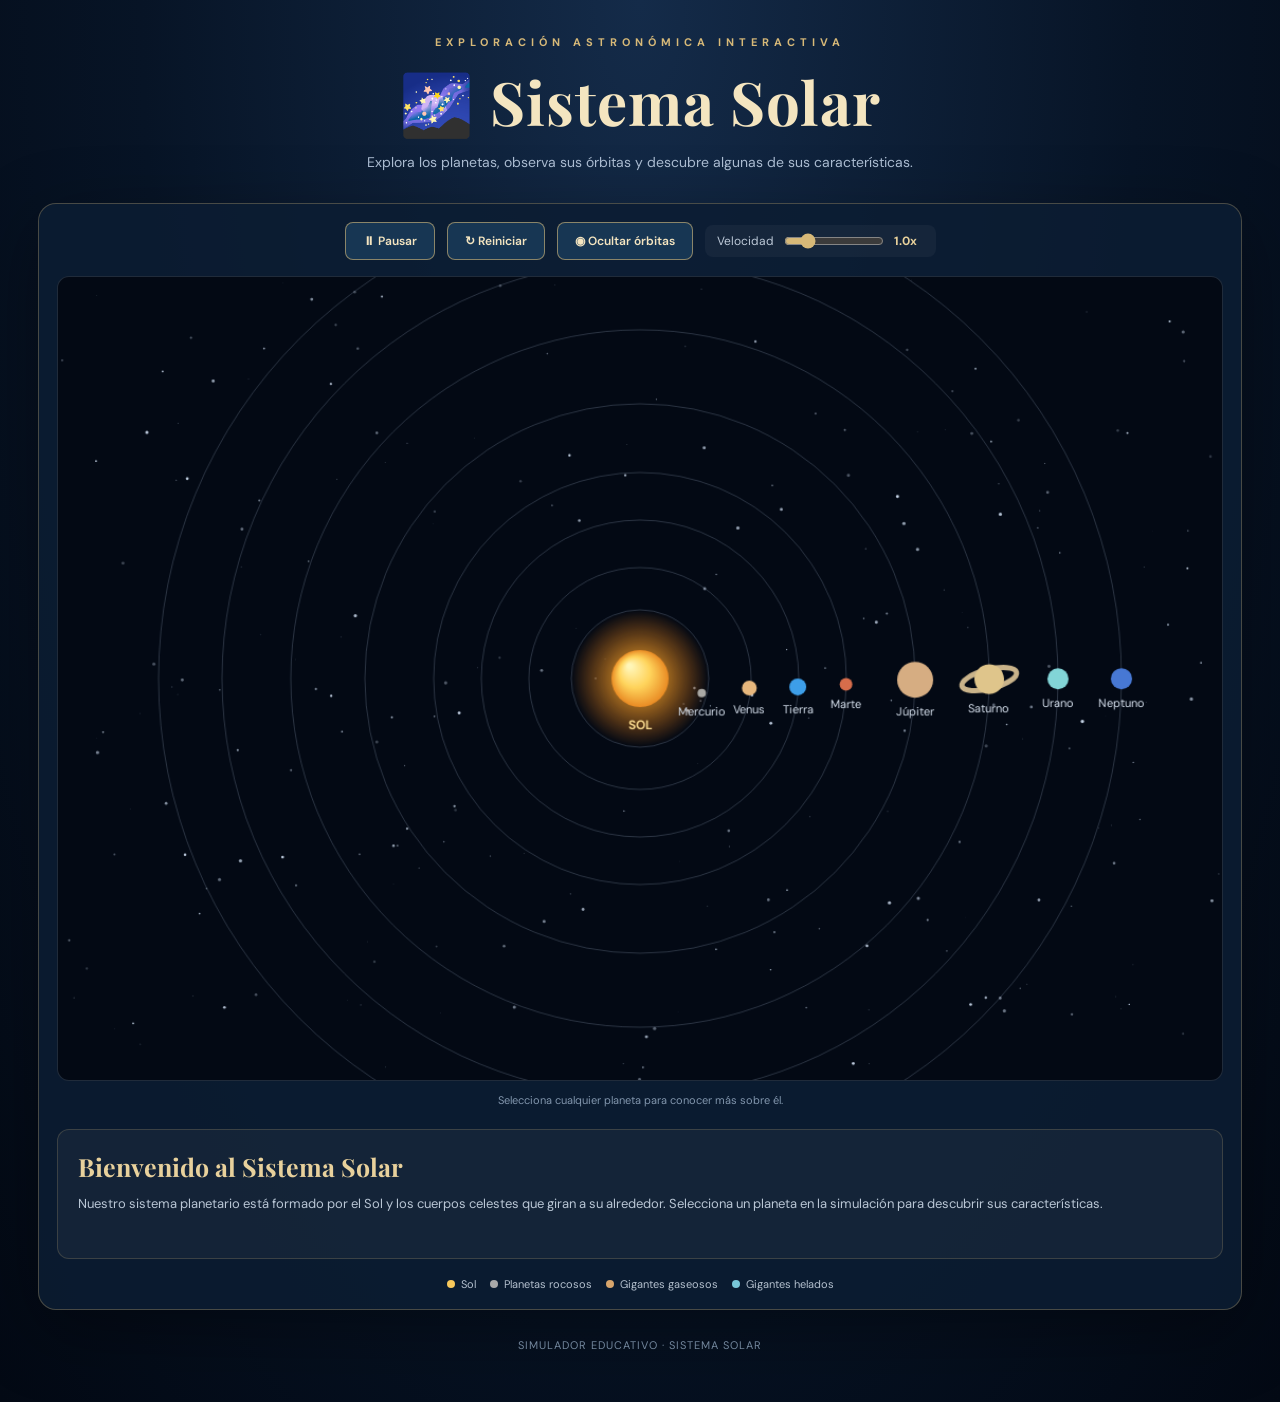
<file: carrusel/aplicaciones/simulador-sistema-solar/index.html>
<!DOCTYPE html>
<html lang="es">
<head>
    <meta charset="UTF-8">
    <meta name="viewport" content="width=device-width, initial-scale=1.0">
    <title>Simulador del Sistema Solar</title>

    <style>
        @import url('https://fonts.googleapis.com/css2?family=DM+Sans:wght@400;500;600;700&family=Playfair+Display:wght@600;700&display=swap');

        * {
            margin: 0;
            padding: 0;
            box-sizing: border-box;
        }

        body {
            min-height: 100vh;
            background:
                radial-gradient(ellipse at top, #142b49 0%, #071426 55%, #030914 100%);
            color: #f4f0e6;
            font-family: 'DM Sans', sans-serif;
            overflow-x: hidden;
        }

        .page {
            width: min(1400px, 94%);
            margin: auto;
            padding: 35px 0 50px;
        }

        header {
            text-align: center;
            margin-bottom: 28px;
        }

        .eyebrow {
            color: #d7b978;
            letter-spacing: 5px;
            font-size: 11px;
            font-weight: 700;
            margin-bottom: 12px;
        }

        h1 {
            font-family: 'Playfair Display', serif;
            font-size: clamp(35px, 6vw, 60px);
            color: #f4e5c0;
            letter-spacing: 1px;
        }

        .subtitle {
            color: #aabbd0;
            margin-top: 10px;
            font-size: 14px;
            line-height: 1.7;
        }

        .main-panel {
            background: rgba(12, 29, 51, .88);
            border: 1px solid rgba(215, 185, 120, .3);
            border-radius: 18px;
            padding: 18px;
            box-shadow: 0 20px 70px rgba(0, 0, 0, .35);
        }

        .toolbar {
            display: flex;
            flex-wrap: wrap;
            justify-content: center;
            align-items: center;
            gap: 12px;
            margin-bottom: 16px;
        }

        button {
            border: 1px solid rgba(215, 185, 120, .6);
            background: #173653;
            color: #f4e5c0;
            padding: 10px 17px;
            border-radius: 8px;
            font-family: inherit;
            font-weight: 600;
            font-size: 12px;
            cursor: pointer;
            transition: .25s;
        }

        button:hover {
            background: #285273;
            transform: translateY(-2px);
        }

        .speed-control {
            display: flex;
            align-items: center;
            gap: 10px;
            color: #bdc9d8;
            font-size: 12px;
            padding: 8px 12px;
            background: rgba(255,255,255,.04);
            border-radius: 8px;
        }

        input[type="range"] {
            accent-color: #d7b978;
            width: 100px;
        }

        #speedValue {
            color: #e9d29c;
            min-width: 30px;
        }

        .canvas-container {
            position: relative;
            width: 100%;
            background: #030914;
            border-radius: 12px;
            overflow: hidden;
            border: 1px solid rgba(150, 180, 210, .2);
        }

        canvas {
            display: block;
            width: 100%;
            height: auto;
            cursor: crosshair;
        }

        .canvas-hint {
            text-align: center;
            color: #8296ad;
            font-size: 11px;
            margin-top: 12px;
        }

        .planet-info {
            margin-top: 22px;
            padding: 20px;
            border-radius: 12px;
            background: rgba(255,255,255,.045);
            border: 1px solid rgba(215,185,120,.2);
            min-height: 130px;
        }

        .planet-info h2 {
            font-family: 'Playfair Display', serif;
            color: #e8d19c;
            font-size: 25px;
            margin-bottom: 10px;
        }

        .planet-info p {
            color: #b9c6d5;
            font-size: 13px;
            line-height: 1.7;
        }

        .planet-data {
            display: grid;
            grid-template-columns: repeat(auto-fit, minmax(150px, 1fr));
            gap: 12px;
            margin-top: 15px;
        }

        .data-card {
            background: rgba(255,255,255,.045);
            border: 1px solid rgba(215,185,120,.15);
            padding: 12px;
            border-radius: 9px;
        }

        .data-card span {
            display: block;
            color: #879bb1;
            font-size: 10px;
            margin-bottom: 5px;
        }

        .data-card strong {
            color: #f0dfb8;
            font-size: 13px;
        }

        .legend {
            display: flex;
            flex-wrap: wrap;
            justify-content: center;
            gap: 14px;
            margin-top: 18px;
        }

        .legend-item {
            display: flex;
            align-items: center;
            gap: 6px;
            font-size: 11px;
            color: #b4c0ce;
        }

        .dot {
            width: 8px;
            height: 8px;
            border-radius: 50%;
        }

        footer {
            text-align: center;
            margin-top: 28px;
            color: #73879d;
            font-size: 11px;
            letter-spacing: 1px;
        }

        @media(max-width: 600px) {
            .page {
                width: 96%;
                padding-top: 25px;
            }

            .main-panel {
                padding: 10px;
            }

            .toolbar {
                gap: 8px;
            }

            button {
                padding: 9px 12px;
                font-size: 11px;
            }

            .speed-control {
                width: 100%;
                justify-content: center;
            }
        }
    </style>
</head>

<body>
<div class="page">

    <header>
        <div class="eyebrow">EXPLORACIÓN ASTRONÓMICA INTERACTIVA</div>
        <h1>🌌 Sistema Solar</h1>
        <p class="subtitle">
            Explora los planetas, observa sus órbitas y descubre algunas de sus características.
        </p>
    </header>

    <main class="main-panel">

        <div class="toolbar">
            <button id="pauseButton">⏸ Pausar</button>
            <button id="resetButton">↻ Reiniciar</button>
            <button id="orbitButton">◉ Ocultar órbitas</button>

            <div class="speed-control">
                <label for="speed">Velocidad</label>
                <input type="range" id="speed" min="0" max="5" step=".1" value="1">
                <strong id="speedValue">1.0x</strong>
            </div>
        </div>

        <div class="canvas-container">
            <canvas id="solarCanvas" width="1100" height="760"></canvas>
        </div>

        <p class="canvas-hint">
            Selecciona cualquier planeta para conocer más sobre él.
        </p>

        <section class="planet-info" id="planetInfo">
            <h2>Bienvenido al Sistema Solar</h2>
            <p>
                Nuestro sistema planetario está formado por el Sol y los cuerpos
                celestes que giran a su alrededor. Selecciona un planeta en la
                simulación para descubrir sus características.
            </p>
        </section>

        <div class="legend">
            <div class="legend-item"><span class="dot" style="background:#f7c85b"></span> Sol</div>
            <div class="legend-item"><span class="dot" style="background:#a9a9a9"></span> Planetas rocosos</div>
            <div class="legend-item"><span class="dot" style="background:#d7a56c"></span> Gigantes gaseosos</div>
            <div class="legend-item"><span class="dot" style="background:#78c7d8"></span> Gigantes helados</div>
        </div>

    </main>

    <footer>
        SIMULADOR EDUCATIVO · SISTEMA SOLAR
    </footer>

</div>

<script>
    const canvas = document.getElementById("solarCanvas");
    const ctx = canvas.getContext("2d");

    const pauseButton = document.getElementById("pauseButton");
    const resetButton = document.getElementById("resetButton");
    const orbitButton = document.getElementById("orbitButton");
    const speedInput = document.getElementById("speed");
    const speedValue = document.getElementById("speedValue");
    const planetInfo = document.getElementById("planetInfo");

    const centerX = canvas.width / 2;
    const centerY = canvas.height / 2;

    let paused = false;
    let showOrbits = true;
    let speed = 1;
    let angleOffset = 0;
    let selectedPlanet = null;

    const stars = [];

    for (let i = 0; i < 240; i++) {
        stars.push({
            x: Math.random() * canvas.width,
            y: Math.random() * canvas.height,
            radius: Math.random() * 1.4 + .2,
            alpha: Math.random() * .7 + .2
        });
    }

    const planets = [
        {
            name: "Mercurio",
            color: "#aaa9a5",
            orbit: 65,
            radius: 4,
            speed: 4.15,
            distance: "57.9 millones de km",
            period: "88 días terrestres",
            diameter: "4,879 km",
            temperature: "167 °C (promedio)"
        },
        {
            name: "Venus",
            color: "#e7b77d",
            orbit: 105,
            radius: 7,
            speed: 1.62,
            distance: "108.2 millones de km",
            period: "225 días terrestres",
            diameter: "12,104 km",
            temperature: "464 °C (promedio)"
        },
        {
            name: "Tierra",
            color: "#3d9ee8",
            orbit: 150,
            radius: 8,
            speed: 1,
            distance: "149.6 millones de km",
            period: "365 días",
            diameter: "12,742 km",
            temperature: "15 °C (promedio)"
        },
        {
            name: "Marte",
            color: "#d76d4b",
            orbit: 195,
            radius: 6,
            speed: .53,
            distance: "227.9 millones de km",
            period: "687 días terrestres",
            diameter: "6,779 km",
            temperature: "-65 °C (promedio)"
        },
        {
            name: "Júpiter",
            color: "#d6ad82",
            orbit: 260,
            radius: 17,
            speed: .084,
            distance: "778.6 millones de km",
            period: "11.86 años terrestres",
            diameter: "139,820 km",
            temperature: "-110 °C (promedio)"
        },
        {
            name: "Saturno",
            color: "#dfc58b",
            orbit: 330,
            radius: 14,
            speed: .034,
            distance: "1,433.5 millones de km",
            period: "29.45 años terrestres",
            diameter: "116,460 km",
            temperature: "-140 °C (promedio)"
        },
        {
            name: "Urano",
            color: "#82d5d7",
            orbit: 395,
            radius: 10,
            speed: .012,
            distance: "2,872.5 millones de km",
            period: "84 años terrestres",
            diameter: "50,724 km",
            temperature: "-195 °C (promedio)"
        },
        {
            name: "Neptuno",
            color: "#4778d4",
            orbit: 455,
            radius: 10,
            speed: .006,
            distance: "4,495.1 millones de km",
            period: "164.8 años terrestres",
            diameter: "49,244 km",
            temperature: "-200 °C (promedio)"
        }
    ];

    function drawStars() {
        stars.forEach(star => {
            ctx.beginPath();
            ctx.arc(star.x, star.y, star.radius, 0, Math.PI * 2);
            ctx.fillStyle = `rgba(220,235,255,${star.alpha})`;
            ctx.fill();
        });
    }

    function drawSun() {
        const glow = ctx.createRadialGradient(
            centerX, centerY, 5,
            centerX, centerY, 65
        );

        glow.addColorStop(0, "rgba(255,230,130,1)");
        glow.addColorStop(.3, "rgba(255,165,40,.65)");
        glow.addColorStop(1, "rgba(255,130,20,0)");

        ctx.beginPath();
        ctx.arc(centerX, centerY, 65, 0, Math.PI * 2);
        ctx.fillStyle = glow;
        ctx.fill();

        const sunGradient = ctx.createRadialGradient(
            centerX - 10, centerY - 12, 2,
            centerX, centerY, 27
        );

        sunGradient.addColorStop(0, "#fff6b8");
        sunGradient.addColorStop(.5, "#ffd45c");
        sunGradient.addColorStop(1, "#e98b24");

        ctx.beginPath();
        ctx.arc(centerX, centerY, 27, 0, Math.PI * 2);
        ctx.fillStyle = sunGradient;
        ctx.fill();

        ctx.fillStyle = "#f5d68c";
        ctx.font = "bold 12px DM Sans";
        ctx.textAlign = "center";
        ctx.fillText("SOL", centerX, centerY + 48);
    }

    function drawOrbits() {
        if (!showOrbits) return;

        planets.forEach(planet => {
            ctx.beginPath();
            ctx.arc(centerX, centerY, planet.orbit, 0, Math.PI * 2);
            ctx.strokeStyle = "rgba(190,210,235,.22)";
            ctx.lineWidth = 1;
            ctx.stroke();
        });
    }

    function getPlanetPosition(planet) {
        const angle = angleOffset * planet.speed;

        return {
            x: centerX + Math.cos(angle) * planet.orbit,
            y: centerY + Math.sin(angle) * planet.orbit * .48
        };
    }

    function drawPlanet(planet) {
        const position = getPlanetPosition(planet);

        if (planet.name === "Saturno") {
            ctx.save();
            ctx.translate(position.x, position.y);
            ctx.rotate(-.25);

            ctx.beginPath();
            ctx.ellipse(0, 0, planet.radius * 1.9, planet.radius * .65, 0, 0, Math.PI * 2);
            ctx.strokeStyle = "#c9b38a";
            ctx.lineWidth = 5;
            ctx.stroke();

            ctx.beginPath();
            ctx.arc(0, 0, planet.radius, 0, Math.PI * 2);
            ctx.fillStyle = planet.color;
            ctx.fill();

            ctx.restore();
        } else {
            ctx.beginPath();
            ctx.arc(position.x, position.y, planet.radius, 0, Math.PI * 2);
            ctx.fillStyle = planet.color;
            ctx.fill();
        }

        if (selectedPlanet === planet) {
            ctx.beginPath();
            ctx.arc(position.x, position.y, planet.radius + 7, 0, Math.PI * 2);
            ctx.strokeStyle = "#e9d29c";
            ctx.lineWidth = 2;
            ctx.stroke();
        }

        ctx.fillStyle = "#d6e0ed";
        ctx.font = "11px DM Sans";
        ctx.textAlign = "center";
        ctx.fillText(planet.name, position.x, position.y + planet.radius + 17);
    }

    function draw() {
        ctx.clearRect(0, 0, canvas.width, canvas.height);

        drawStars();
        drawOrbits();
        drawSun();

        planets.forEach(drawPlanet);

        if (!paused) {
            angleOffset += .0025 * speed;
        }

        requestAnimationFrame(draw);
    }

    function showPlanetInformation(planet) {
        planetInfo.innerHTML = `
            <h2>${planet.name}</h2>
            <p>Información general del planeta seleccionado:</p>

            <div class="planet-data">
                <div class="data-card">
                    <span>DISTANCIA AL SOL</span>
                    <strong>${planet.distance}</strong>
                </div>

                <div class="data-card">
                    <span>PERÍODO ORBITAL</span>
                    <strong>${planet.period}</strong>
                </div>

                <div class="data-card">
                    <span>DIÁMETRO</span>
                    <strong>${planet.diameter}</strong>
                </div>

                <div class="data-card">
                    <span>TEMPERATURA PROMEDIO</span>
                    <strong>${planet.temperature}</strong>
                </div>
            </div>
        `;
    }

    canvas.addEventListener("click", function(event) {
        const rect = canvas.getBoundingClientRect();

        const scaleX = canvas.width / rect.width;
        const scaleY = canvas.height / rect.height;

        const mouseX = (event.clientX - rect.left) * scaleX;
        const mouseY = (event.clientY - rect.top) * scaleY;

        let found = null;

        planets.forEach(planet => {
            const position = getPlanetPosition(planet);

            const distance = Math.sqrt(
                Math.pow(mouseX - position.x, 2) +
                Math.pow(mouseY - position.y, 2)
            );

            if (distance < planet.radius + 10) {
                found = planet;
            }
        });

        if (found) {
            selectedPlanet = found;
            showPlanetInformation(found);
        }
    });

    pauseButton.addEventListener("click", function() {
        paused = !paused;
        pauseButton.textContent = paused ? "▶ Reanudar" : "⏸ Pausar";
    });

    resetButton.addEventListener("click", function() {
        angleOffset = 0;
        paused = false;
        selectedPlanet = null;
        pauseButton.textContent = "⏸ Pausar";

        planetInfo.innerHTML = `
            <h2>Bienvenido al Sistema Solar</h2>
            <p>
                Selecciona cualquier planeta para descubrir sus características.
            </p>
        `;
    });

    orbitButton.addEventListener("click", function() {
        showOrbits = !showOrbits;
        orbitButton.textContent = showOrbits
            ? "◉ Ocultar órbitas"
            : "◉ Mostrar órbitas";
    });

    speedInput.addEventListener("input", function() {
        speed = Number(speedInput.value);
        speedValue.textContent = speed.toFixed(1) + "x";
    });

    draw();
</script>

</body>
</html>
</file>
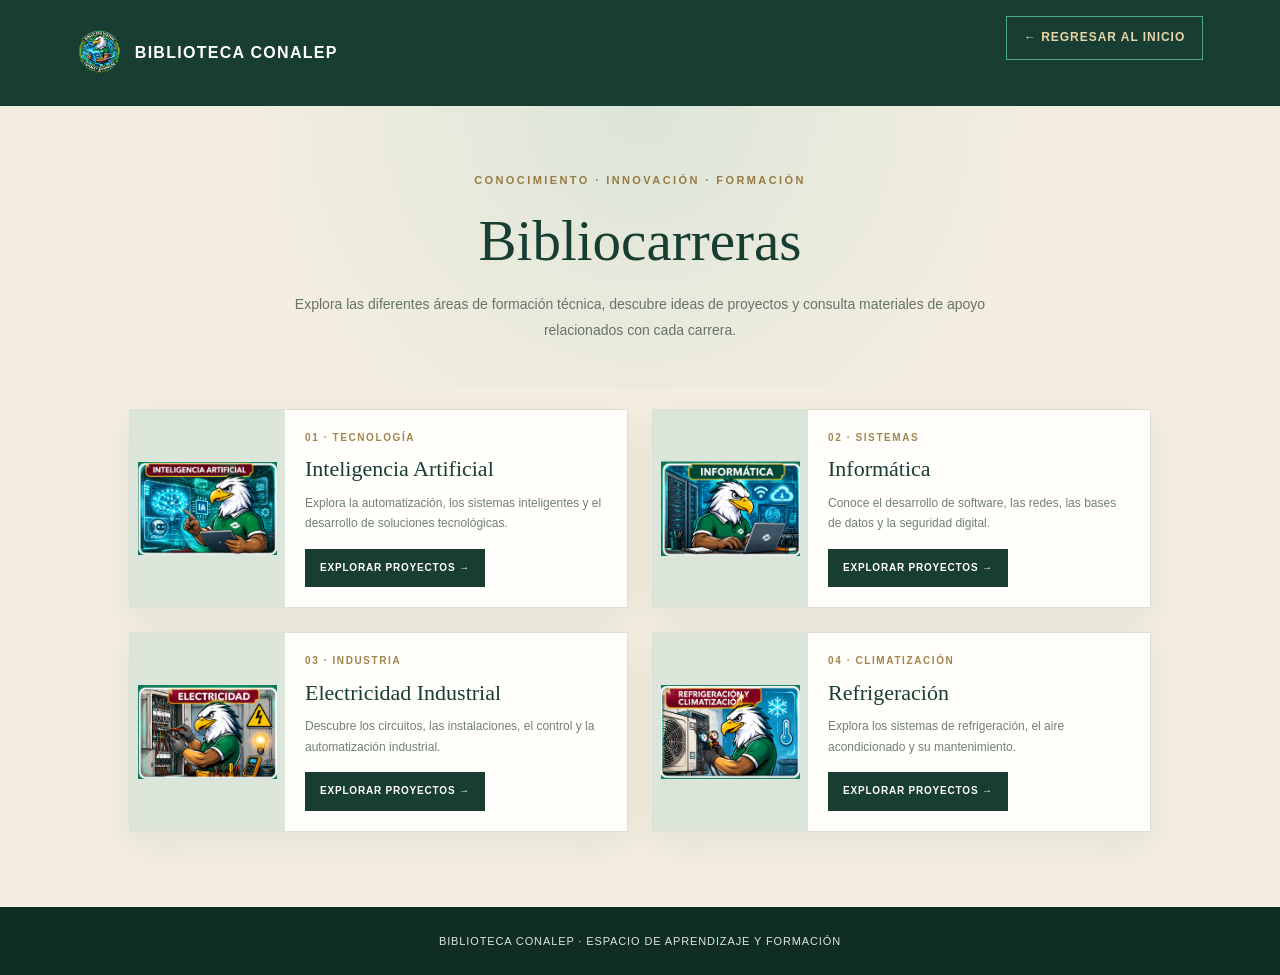
<file: bibliocarreras.html>
<!DOCTYPE html>
<html lang="es">
<head>
  <meta charset="UTF-8">
  <meta name="viewport" content="width=device-width, initial-scale=1.0">
  <meta name="description" content="Bibliocarreras CONALEP: explora proyectos y áreas de formación técnica.">
  <title>Bibliocarreras | Biblioteca CONALEP</title>
  <link rel="stylesheet" href="estilos.css">

  <style>
    /* =====================================
       BIBLIOCARRERAS
    ===================================== */

    .career-page {
      min-height: 100vh;
      background: var(--ivory, #f3eedf);
      color: var(--ink, #263b32);
    }

    .career-topbar {
      padding: 16px 6%;
      display: flex;
      align-items: center;
      justify-content: space-between;
      gap: 20px;
      background: var(--forest, #183d32);
      color: white;
    }

    .career-brand {
      display: flex;
      align-items: center;
      gap: 13px;
      color: white;
      text-decoration: none;
      font-weight: 700;
      letter-spacing: .08em;
    }

    .career-brand img {
      width: 45px;
      height: 45px;
      object-fit: contain;
    }

    .career-back {
      color: #e6d5a9;
      text-decoration: none;
      font-size: 12px;
      font-weight: 700;
      letter-spacing: .08em;
    }

    .career-hero {
      padding: 60px 7% 45px;
      text-align: center;
      background:
        radial-gradient(circle at 50% 0%, #dce5d9 0, transparent 55%),
        var(--ivory, #f3eedf);
    }

    .career-kicker {
      color: #987a43;
      font-size: 11px;
      letter-spacing: .22em;
      font-weight: 700;
    }

    .career-hero h1 {
      margin: 15px 0;
      font: 400 clamp(34px, 5vw, 57px)/1.2 var(--serif, Georgia, serif);
      color: var(--forest, #183d32);
    }

    .career-hero p {
      max-width: 700px;
      margin: auto;
      color: #667368;
      line-height: 1.9;
      font-size: 14px;
    }

    /* CONTENIDO */

    .career-content {
      max-width: 1150px;
      padding: 20px 5% 75px;
      margin: auto;
    }

    /* TARJETAS */

    .career-page .career-grid {
      display: grid;
      grid-template-columns: repeat(2, minmax(0, 1fr));
      gap: 24px;
    }

    .career-page .career-card {
      display: grid;
      grid-template-columns: 155px minmax(0, 1fr);
      align-items: stretch;
      min-height: 0;
      padding: 0;
      position: relative;
      background: #fffefa;
      border: 1px solid #deded2;
      box-shadow: 0 12px 35px #183d3210;
      overflow: hidden;
      cursor: default;
      transition: .25s;
    }

    .career-page .career-card:hover {
      transform: translateY(-5px);
      border-color: #c5a66a;
      box-shadow: 0 18px 40px #183d3220;
    }

    .career-page .career-card img {
      width: 155px;
      height: 100%;
      min-height: 190px;
      max-height: 230px;
      object-fit: contain;
      object-position: center;
      display: block;
      padding: 8px;
      background: #dce5d9;
    }

    /* INFORMACIÓN DE CADA CARRERA */

    .career-card-body {
      min-width: 0;
      padding: 20px;
      display: flex;
      flex-direction: column;
      justify-content: center;
      align-items: flex-start;
    }

    .career-card-body span {
      color: #a1844e;
      font-size: 10px;
      letter-spacing: .16em;
      font-weight: 700;
    }

    .career-card-body h2 {
      font: 400 22px/1.3 var(--serif, Georgia, serif);
      color: #183d32;
      margin: 9px 0;
    }

    .career-card-body p {
      color: #718075;
      line-height: 1.7;
      font-size: 12px;
      margin: 0 0 15px;
      min-height: 0;
    }

    .career-card-body button,
    .project-back,
    .project-resource a {
      border: 0;
      background: #183d32;
      color: white;
      padding: 11px 15px;
      font-size: 10px;
      font-weight: 700;
      letter-spacing: .08em;
      cursor: pointer;
      text-decoration: none;
      display: inline-block;
      transition: .2s;
    }

    .career-card-body button:hover,
    .project-back:hover,
    .project-resource a:hover {
      background: #4daa80;
      color: #102d25;
    }

    /* PANEL DE PROYECTOS */

    .project-panel {
      display: none;
      margin-top: 35px;
      padding: 35px;
      background: #fffefa;
      border: 1px solid #deded2;
      box-shadow: 0 15px 35px #183d3210;
    }

    .project-panel.active {
      display: block;
    }

    .project-panel h2 {
      font: 400 32px/1.3 var(--serif, Georgia, serif);
      color: #183d32;
      margin: 10px 0;
    }

    .project-description {
      color: #718075;
      line-height: 1.8;
      font-size: 13px;
    }

    .project-list {
      display: grid;
      grid-template-columns: repeat(2, minmax(0, 1fr));
      gap: 13px;
      margin: 25px 0;
    }

    .project-item {
      width: 100%;
      display: block;
      background: #f3eedf;
      border: 1px solid transparent;
      border-left: 3px solid #c5a66a;
      padding: 17px;
      color: #263b32;
      font-size: 13px;
      text-align: left;
      font-family: inherit;
      cursor: pointer;
      transition: .25s ease;
    }

    .project-item strong {
      display: block;
      margin-bottom: 5px;
    }

    .project-item small {
      display: block;
      color: #788078;
      line-height: 1.6;
    }

    .project-item:hover {
      transform: translateY(-3px);
      border-color: #c5a66a;
      background: #e8e5d6;
    }

    .project-item.selected {
      background: #183d32;
      color: #ffffff;
      border: 1px solid #c5a66a;
      border-left: 4px solid #c5a66a;
      box-shadow: 0 7px 20px #183d3225;
    }

    .project-item.selected strong {
      color: #e6d5a9;
    }

    .project-item.selected small {
      color: #e1e8df;
    }

    /* PROYECTO INTERACTIVO Y RECURSOS */

    .project-resource {
      margin-top: 25px;
      padding: 20px;
      background: #eef2e9;
      border: 1px solid #dce5d9;
      animation: projectAppear .4s ease both;
    }

    .project-resource h3 {
      color: #183d32;
      font: 400 19px var(--serif, Georgia, serif);
      margin: 0 0 10px;
    }

    .project-resource p {
      color: #667368;
      font-size: 12px;
      line-height: 1.8;
    }

    .project-resource a {
      margin: 5px 8px 5px 0;
    }

    .project-empty {
      background: #f3eedf;
      padding: 20px;
      color: #667368;
      line-height: 1.8;
      font-size: 13px;
    }

    @keyframes projectAppear {
      from {
        opacity: 0;
        transform: translateY(15px);
      }

      to {
        opacity: 1;
        transform: translateY(0);
      }
    }

    /* PIE DE PÁGINA */

    .career-footer {
      padding: 25px;
      text-align: center;
      background: #102d25;
      color: #dce5d9;
      font-size: 11px;
      letter-spacing: .08em;
    }

    /* TABLETAS */

    @media(max-width: 900px) {
      .career-page .career-grid {
        grid-template-columns: 1fr;
      }

      .career-page .career-card {
        grid-template-columns: 170px minmax(0, 1fr);
      }

      .career-page .career-card img {
        width: 170px;
      }
    }

    /* CELULARES */

    @media(max-width: 620px) {
      .career-topbar {
        padding: 13px 5%;
      }

      .career-brand {
        font-size: 11px;
      }

      .career-brand img {
        width: 38px;
        height: 38px;
      }

      .career-back {
        font-size: 9px;
      }

      .career-hero {
        padding: 45px 6% 35px;
      }

      .career-hero p {
        font-size: 12px;
      }

      .career-content {
        padding: 15px 5% 55px;
      }

      .career-page .career-grid {
        grid-template-columns: 1fr;
        gap: 16px;
      }

      .career-page .career-card {
        grid-template-columns: 115px minmax(0, 1fr);
      }

      .career-page .career-card img {
        width: 115px;
        min-height: 180px;
        max-height: 220px;
      }

      .career-card-body {
        padding: 14px;
      }

      .career-card-body h2 {
        font-size: 18px;
      }

      .career-card-body p {
        font-size: 11px;
        line-height: 1.6;
      }

      .career-card-body button {
        padding: 10px;
        font-size: 9px;
      }

      .project-panel {
        padding: 20px;
      }

      .project-panel h2 {
        font-size: 25px;
      }

      .project-list {
        grid-template-columns: 1fr;
      }
    }
  </style>
</head>

<body class="career-page">

  <header class="career-topbar">
    <a class="career-brand" href="index.html">
      <img src="recursos/logo-aguila.png" alt="Logo CONALEP">
      <span>BIBLIOTECA CONALEP</span>
    </a>

    <a class="career-back" href="index.html">← REGRESAR AL INICIO</a>
  </header>

  <main>

    <section class="career-hero">
      <span class="career-kicker">CONOCIMIENTO · INNOVACIÓN · FORMACIÓN</span>

      <h1>Bibliocarreras</h1>

      <p>
        Explora las diferentes áreas de formación técnica, descubre ideas
        de proyectos y consulta materiales de apoyo relacionados con cada carrera.
      </p>
    </section>

    <section class="career-content">

      <div class="career-grid" id="career-grid">

        <!-- INTELIGENCIA ARTIFICIAL -->
        <article class="career-card">
          <img
            src="recursos/carreras/1.png"
            alt="Inteligencia artificial"
            loading="lazy">

          <div class="career-card-body">
            <span>01 · TECNOLOGÍA</span>
            <h2>Inteligencia Artificial</h2>

            <p>
              Explora la automatización, los sistemas inteligentes y el desarrollo
              de soluciones tecnológicas.
            </p>

            <button type="button" data-career="inteligencia-artificial">
              EXPLORAR PROYECTOS →
            </button>
          </div>
        </article>

        <!-- INFORMÁTICA -->
        <article class="career-card">
          <img
            src="recursos/carreras/2.png"
            alt="Informática y componentes electrónicos"
            loading="lazy">

          <div class="career-card-body">
            <span>02 · SISTEMAS</span>
            <h2>Informática</h2>

            <p>
              Conoce el desarrollo de software, las redes, las bases de datos
              y la seguridad digital.
            </p>

            <button type="button" data-career="informatica">
              EXPLORAR PROYECTOS →
            </button>
          </div>
        </article>

        <!-- ELECTRICIDAD INDUSTRIAL -->
        <article class="career-card">
          <img
            src="recursos/carreras/3.png"
            alt="Instalaciones eléctricas industriales"
            loading="lazy">

          <div class="career-card-body">
            <span>03 · INDUSTRIA</span>
            <h2>Electricidad Industrial</h2>

            <p>
              Descubre los circuitos, las instalaciones, el control y la
              automatización industrial.
            </p>

            <button type="button" data-career="electricidad-industrial">
              EXPLORAR PROYECTOS →
            </button>
          </div>
        </article>

        <!-- REFRIGERACIÓN -->
        <article class="career-card">
          <img
            src="recursos/carreras/4.png"
            alt="Sistemas de refrigeración y climatización"
            loading="lazy">

          <div class="career-card-body">
            <span>04 · CLIMATIZACIÓN</span>
            <h2>Refrigeración</h2>

            <p>
              Explora los sistemas de refrigeración, el aire acondicionado
              y su mantenimiento.
            </p>

            <button type="button" data-career="refrigeracion">
              EXPLORAR PROYECTOS →
            </button>
          </div>
        </article>

      </div>

      <section class="project-panel" id="project-panel" aria-live="polite">

        <button class="project-back" id="project-back" type="button">
          ← VOLVER A LAS CARRERAS
        </button>

        <div id="project-content"></div>

      </section>

    </section>

  </main>

  <footer class="career-footer">
    BIBLIOTECA CONALEP · ESPACIO DE APRENDIZAJE Y FORMACIÓN
  </footer>

 <script src="js/bibliocarreras.js?v=2"></script>

</body>
</html>
</file>
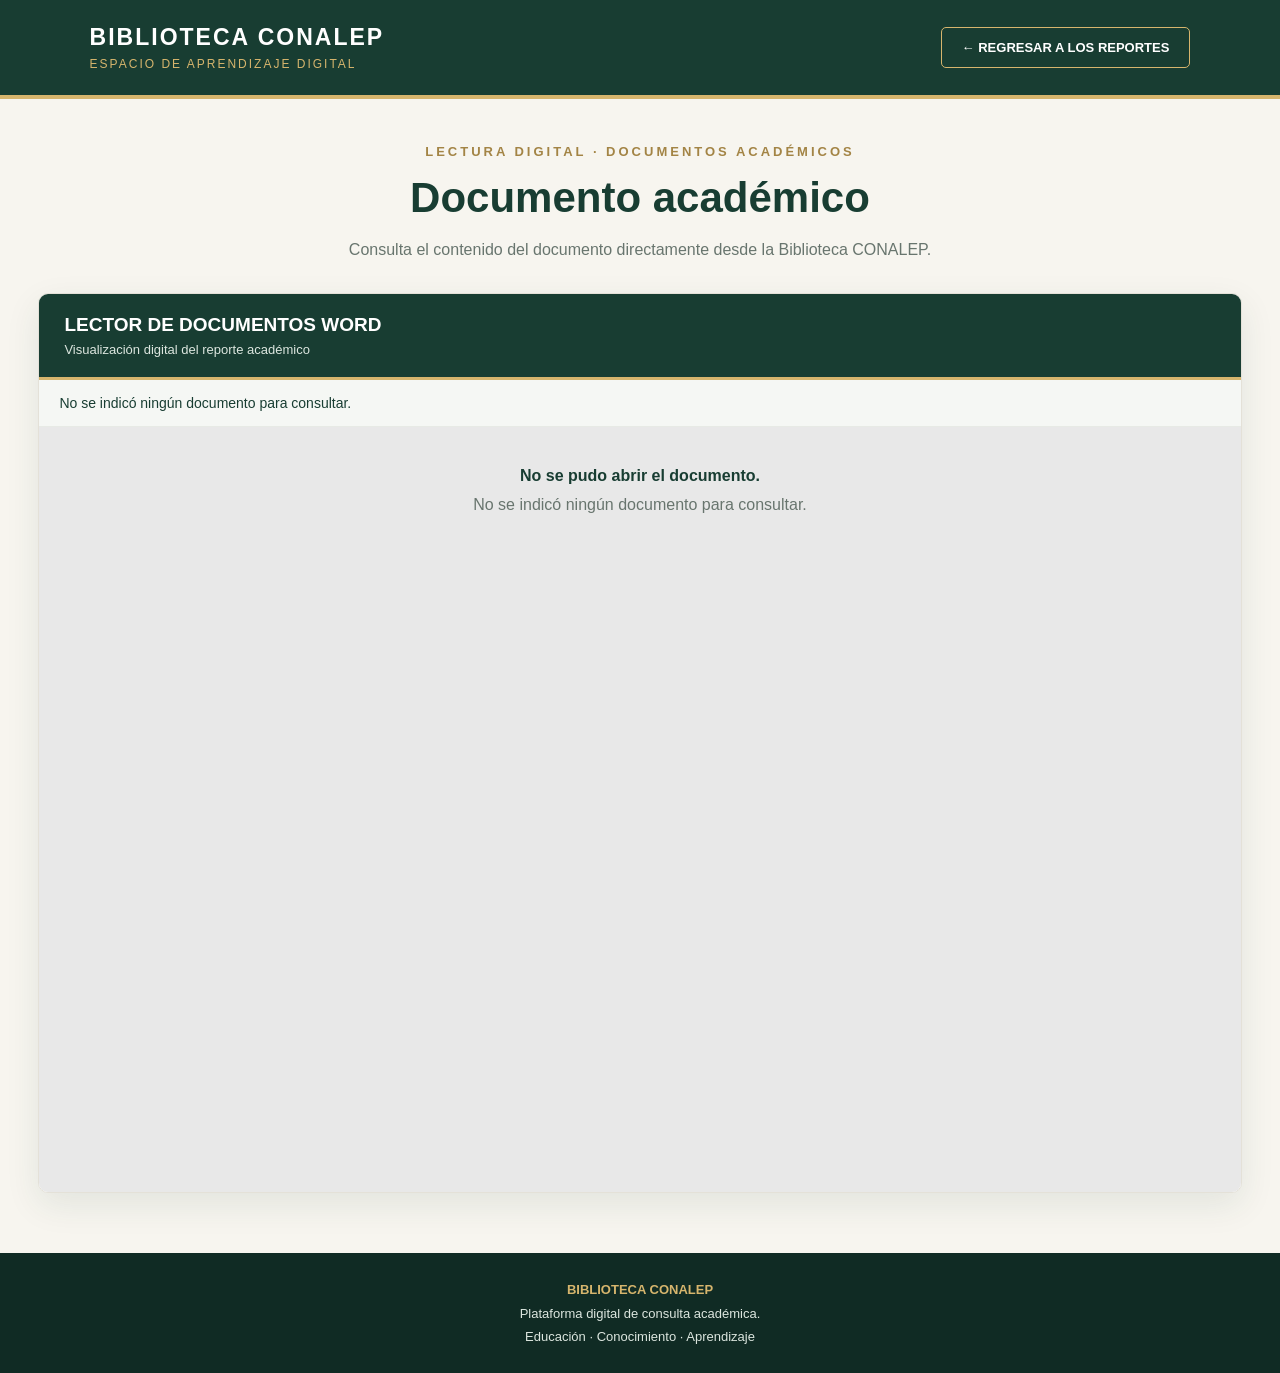
<file: leer-word.html>
<!DOCTYPE html>
<html lang="es">

<head>
    <meta charset="UTF-8">
    <meta name="viewport" content="width=device-width, initial-scale=1.0">
    <meta name="theme-color" content="#183d32">

    <title>Lectura digital | Biblioteca CONALEP</title>

    <style>

        :root {
            --verde: #183d32;
            --verde-oscuro: #102b24;
            --dorado: #d6b56d;
            --crema: #f7f5ef;
            --blanco: #ffffff;
            --gris: #68756e;
        }

        * {
            margin: 0;
            padding: 0;
            box-sizing: border-box;
        }

        body {
            min-height: 100vh;
            background: var(--crema);
            color: #26352f;
            font-family: "Segoe UI", Arial, sans-serif;
        }

        /* ENCABEZADO */

        .encabezado {
            background: var(--verde);
            color: white;
            padding: 24px 7%;
            border-bottom: 4px solid var(--dorado);
        }

        .encabezado-contenido {
            max-width: 1400px;
            margin: auto;
            display: flex;
            align-items: center;
            justify-content: space-between;
            gap: 20px;
        }

        .marca h2 {
            font-size: 23px;
            font-weight: 800;
            letter-spacing: 2px;
        }

        .marca p {
            color: var(--dorado);
            font-size: 12px;
            letter-spacing: 2px;
            margin-top: 6px;
        }

        .boton-regresar {
            padding: 12px 20px;
            border: 1px solid var(--dorado);
            border-radius: 5px;
            color: white;
            background: transparent;
            font-size: 13px;
            font-weight: 700;
            cursor: pointer;
            transition: .3s;
        }

        .boton-regresar:hover {
            background: var(--dorado);
            color: var(--verde-oscuro);
        }

        /* PRESENTACIÓN */

        main {
            width: min(1400px, 94%);
            margin: 45px auto;
        }

        .introduccion {
            text-align: center;
            margin-bottom: 30px;
        }

        .etiqueta {
            color: #a38445;
            font-size: 13px;
            font-weight: 800;
            letter-spacing: 3px;
            margin-bottom: 15px;
        }

        .introduccion h1 {
            color: var(--verde);
            font-size: clamp(28px, 4vw, 42px);
            margin-bottom: 14px;
        }

        .introduccion p {
            color: var(--gris);
            font-size: 16px;
            line-height: 1.7;
        }

        /* VISOR */

        .visor {
            background: white;
            border: 1px solid #e4e1d8;
            border-radius: 10px;
            overflow: hidden;
            box-shadow: 0 12px 35px rgba(24, 61, 50, .09);
        }

        .visor-cabecera {
            background: var(--verde);
            color: white;
            padding: 20px 25px;
            border-bottom: 3px solid var(--dorado);
        }

        .visor-cabecera h2 {
            font-size: 19px;
            margin-bottom: 6px;
        }

        .visor-cabecera p {
            font-size: 13px;
            color: #dce6df;
        }

        /* BARRA DE ACCIONES */

        .barra-acciones {
            padding: 15px 20px;
            background: #f5f7f4;
            border-bottom: 1px solid #e7eae5;

            display: flex;
            align-items: center;
            justify-content: space-between;
            flex-wrap: wrap;
            gap: 12px;
        }

        #estado {
            color: var(--verde);
            font-size: 14px;
        }

        .acciones {
            display: flex;
            gap: 10px;
            flex-wrap: wrap;
        }

        .boton-documento {
            display: inline-block;
            padding: 10px 16px;
            background: var(--verde);
            color: white;
            text-decoration: none;
            border-radius: 5px;
            font-size: 12px;
            font-weight: 700;
            transition: .3s;
        }

        .boton-documento:hover {
            background: var(--verde-oscuro);
        }

        /* VISUALIZACIÓN */

        .contenedor-documento {
            width: 100%;
            height: 85vh;
            min-height: 650px;
            background: #e8e8e8;
        }

        .contenedor-documento iframe {
            width: 100%;
            height: 100%;
            display: block;
            border: none;
            background: white;
        }

        .mensaje {
            padding: 35px;
            text-align: center;
            color: var(--gris);
            line-height: 1.8;
        }

        .mensaje strong {
            color: var(--verde);
        }

        /* PIE DE PÁGINA */

        footer {
            margin-top: 60px;
            padding: 25px 15px;
            background: var(--verde-oscuro);
            color: #dce6df;
            text-align: center;
            font-size: 13px;
            line-height: 1.8;
        }

        footer strong {
            color: var(--dorado);
        }

        /* RESPONSIVE */

        @media (max-width: 650px) {

            .encabezado {
                padding: 20px;
            }

            .encabezado-contenido {
                flex-direction: column;
                align-items: flex-start;
            }

            .boton-regresar {
                width: 100%;
            }

            main {
                margin: 30px auto;
            }

            .contenedor-documento {
                height: 75vh;
                min-height: 500px;
            }

        }

    </style>

</head>

<body>

    <!-- ENCABEZADO -->

    <header class="encabezado">

        <div class="encabezado-contenido">

            <div class="marca">

                <h2>BIBLIOTECA CONALEP</h2>

                <p>ESPACIO DE APRENDIZAJE DIGITAL</p>

            </div>

            <button
                class="boton-regresar"
                onclick="regresar()"
            >
                ← REGRESAR A LOS REPORTES
            </button>

        </div>

    </header>


    <!-- CONTENIDO PRINCIPAL -->

    <main>

        <section class="introduccion">

            <div class="etiqueta">
                LECTURA DIGITAL · DOCUMENTOS ACADÉMICOS
            </div>

            <h1 id="tituloDocumento">
                Documento académico
            </h1>

            <p>
                Consulta el contenido del documento directamente
                desde la Biblioteca CONALEP.
            </p>

        </section>


        <!-- VISOR DEL DOCUMENTO -->

        <section class="visor">

            <div class="visor-cabecera">

                <h2>LECTOR DE DOCUMENTOS WORD</h2>

                <p>
                    Visualización digital del reporte académico
                </p>

            </div>


            <!-- ACCIONES -->

            <div class="barra-acciones">

                <span id="estado">
                    Preparando documento...
                </span>

                <div class="acciones">

                    <a
                        id="abrirOriginal"
                        class="boton-documento"
                        href="#"
                        target="_blank"
                        rel="noopener noreferrer"
                        style="display:none;"
                    >
                        ABRIR WORD ORIGINAL ↗
                    </a>

                </div>

            </div>


            <!-- CONTENEDOR DEL VISOR -->

            <div
                class="contenedor-documento"
                id="contenedorDocumento"
            >

                <div class="mensaje">
                    Preparando el lector...
                </div>

            </div>

        </section>

    </main>


    <!-- PIE DE PÁGINA -->

    <footer>

        <strong>BIBLIOTECA CONALEP</strong><br>

        Plataforma digital de consulta académica.<br>

        Educación · Conocimiento · Aprendizaje

    </footer>


    <!-- FUNCIONAMIENTO DEL LECTOR -->

    <script>

        const parametros = new URLSearchParams(
            window.location.search
        );

        const archivo = parametros.get("archivo");

        const titulo = document.getElementById(
            "tituloDocumento"
        );

        const estado = document.getElementById(
            "estado"
        );

        const contenedor = document.getElementById(
            "contenedorDocumento"
        );

        const abrirOriginal = document.getElementById(
            "abrirOriginal"
        );


        function cargarDocumento() {

            // Comprobar que exista un archivo.

            if (!archivo) {

                mostrarError(
                    "No se indicó ningún documento para consultar."
                );

                return;
            }


            // Validar la ruta del documento.

            const rutaValida =
                /^reportes\/Act\.[12]\/tema-\d+-reporte\.docx$/i.test(archivo);

            if (!rutaValida) {

                mostrarError(
                    "La dirección del documento no es válida."
                );

                return;
            }


            // Obtener el número del tema.

            const nombre = archivo.match(
                /tema-(\d+)-reporte\.docx/i
            );

            titulo.textContent = nombre
                ? `Reporte académico · Tema ${nombre[1]}`
                : "Documento académico";


            // DIRECCIÓN PÚBLICA DE GITHUB PAGES.

            const urlDocumento =
                "https://juli-suho.github.io/Biblioteca-CONAL-EP/" + archivo;


            // Mostrar acceso al Word original.

            abrirOriginal.href = urlDocumento;

            abrirOriginal.style.display = "inline-block";


            // DIRECCIÓN DEL VISOR DE GOOGLE DOCS.

            const urlVisor =
                "https://docs.google.com/gview?embedded=true&url=" +
                encodeURIComponent(urlDocumento);


            estado.textContent =
                "Conectando con el lector de documentos...";


            // Crear el visor.

            const iframe = document.createElement("iframe");

            iframe.title =
                "Lectura digital del documento Word";

            iframe.setAttribute(
                "allowfullscreen",
                "true"
            );

            iframe.src = urlVisor;


            // Comprobar la carga del visor.

            iframe.onload = function () {

                estado.textContent =
                    "Visor cargado. Si no aparece el contenido, comprueba que Google pueda procesar el documento.";

            };


            // Mostrar el documento.

            contenedor.innerHTML = "";

            contenedor.appendChild(iframe);

        }


        // MOSTRAR ERRORES.

        function mostrarError(mensaje) {

            estado.textContent = mensaje;

            contenedor.innerHTML = `
                <div class="mensaje">
                    <strong>No se pudo abrir el documento.</strong>
                    <p>${mensaje}</p>
                </div>
            `;

        }


        // REGRESAR A LOS REPORTES.

        function regresar() {

            if (window.history.length > 1) {

                window.history.back();

            } else {

                window.location.href = "reportes.html";

            }

        }


        // INICIAR EL LECTOR.

        cargarDocumento();

    </script>

</body>

</html>
</file>
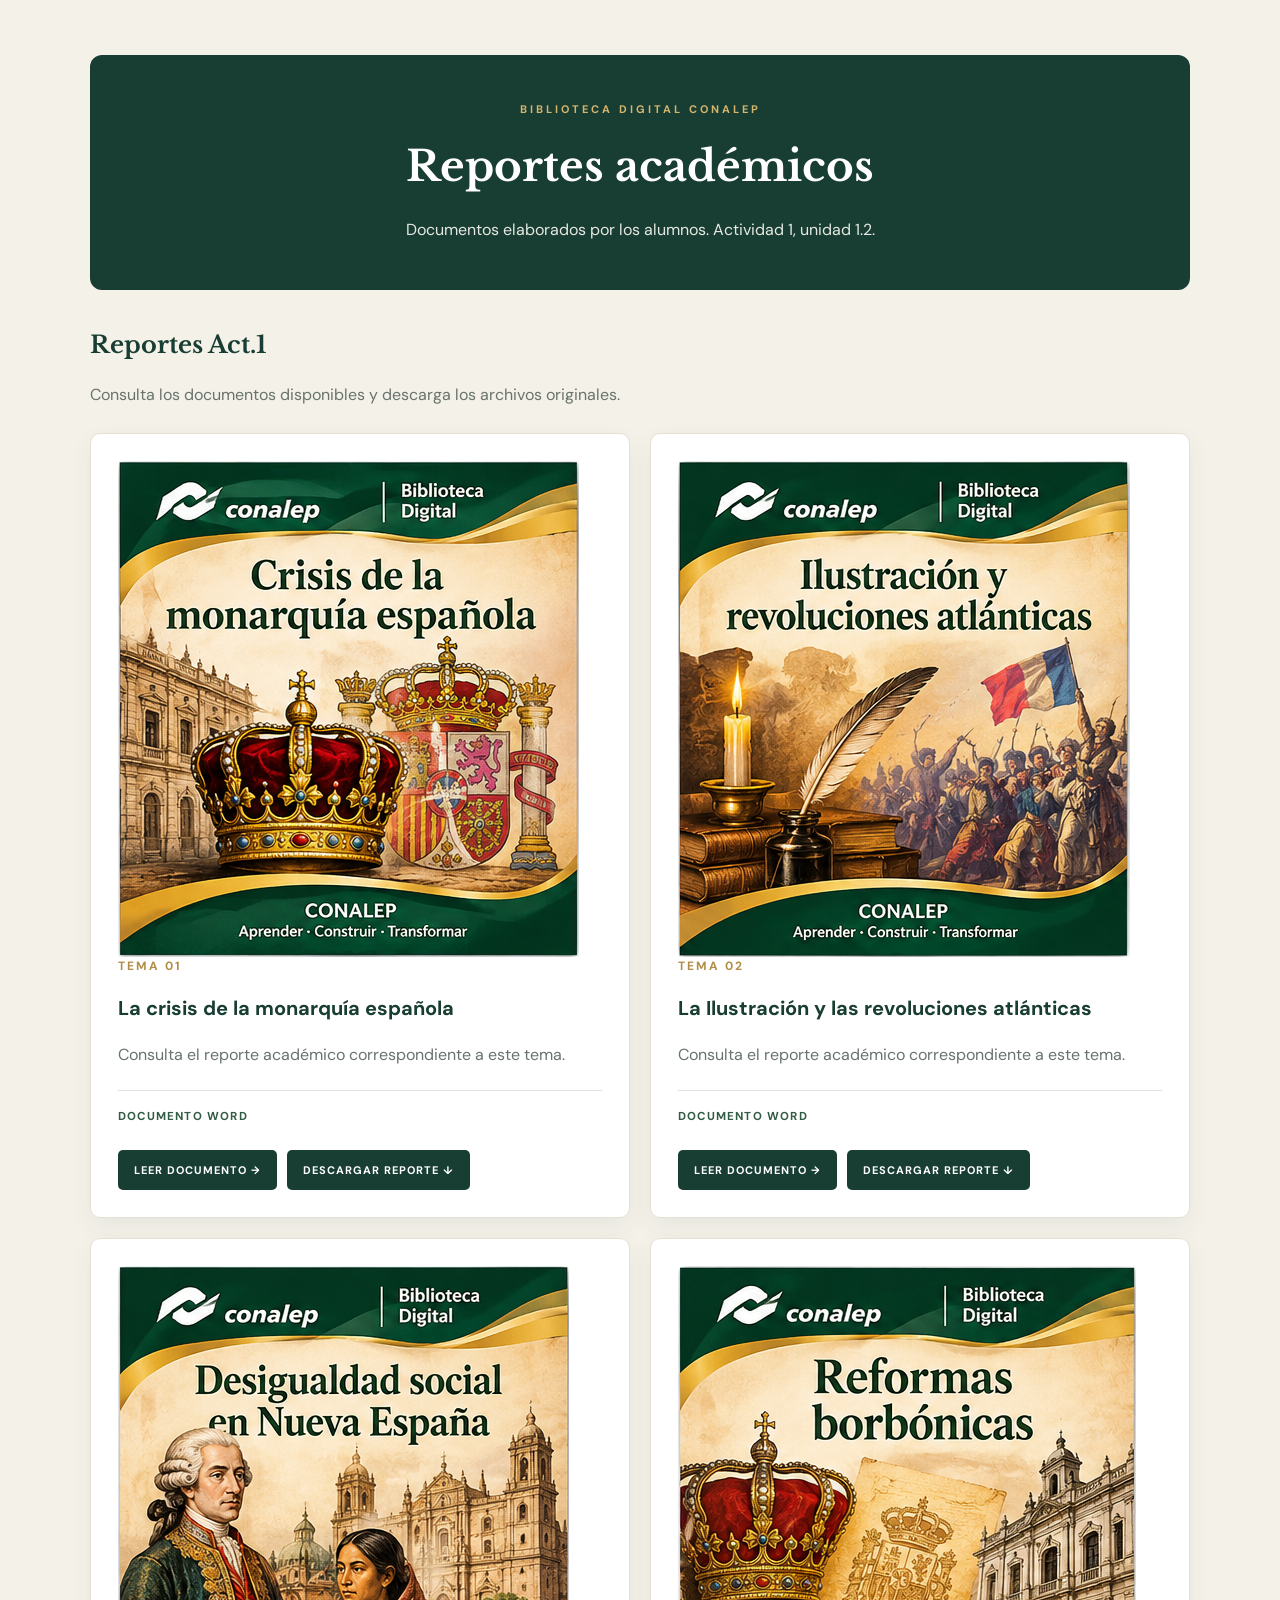
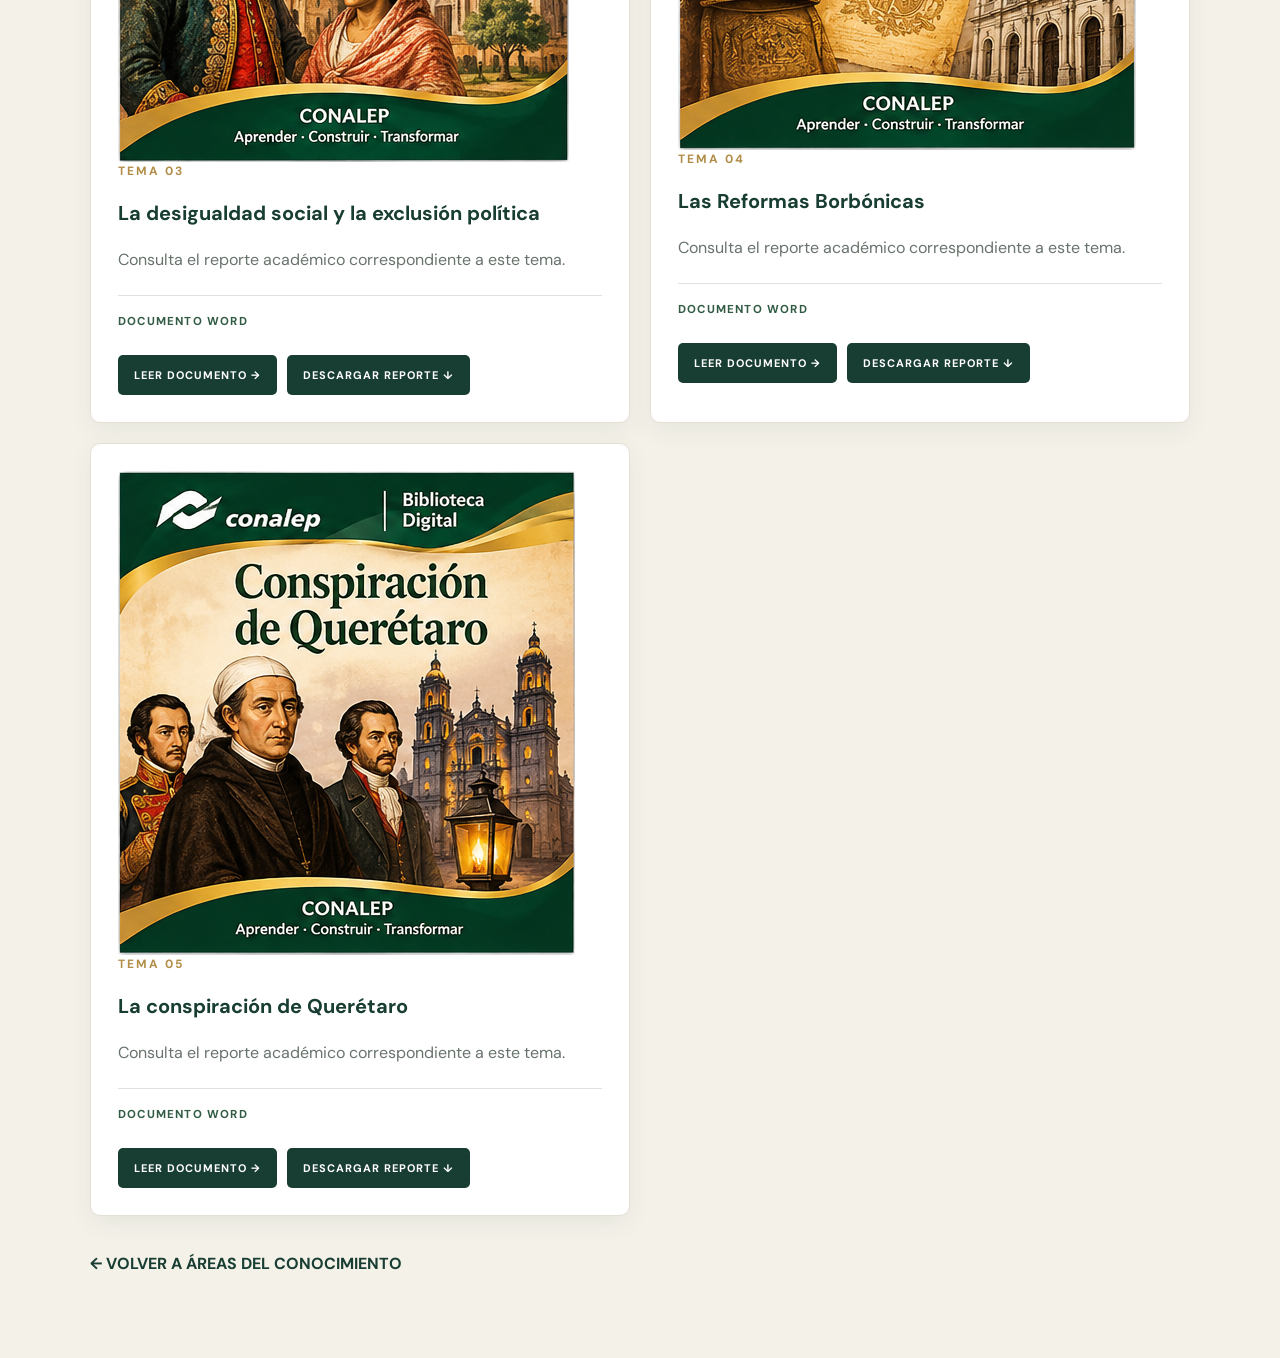
<file: reportes.html>
<!DOCTYPE html>
<html lang="es">

<head>

  <meta charset="UTF-8">

  <meta name="viewport" content="width=device-width, initial-scale=1.0">

  <meta
    name="description"
    content="Reportes académicos de los alumnos de CONALEP."
  >

  <title>Reportes | Biblioteca CONALEP</title>

  <!-- FUENTES -->
  <link rel="preconnect" href="https://fonts.googleapis.com">

  <link rel="preconnect" href="https://fonts.gstatic.com" crossorigin>

  <link
    href="https://fonts.googleapis.com/css2?family=DM+Sans:wght@400;500;600;700&family=Libre+Baskerville:wght@400;700&display=swap"
    rel="stylesheet"
  >

  <!-- ESTILOS -->
  <link rel="stylesheet" href="estilos.css">

</head>

<body>

  <main class="projects-page">

    <div class="projects-container">

      <!-- ENCABEZADO -->
      <header class="projects-heading">

        <span class="projects-kicker">
          BIBLIOTECA DIGITAL CONALEP
        </span>

        <h1 id="page-title">
          Reportes académicos
        </h1>

        <p id="page-description">
          Consulta los reportes elaborados por los alumnos.
        </p>

      </header>

      <!-- CONTENIDO -->
      <section>

        <div class="projects-section-title">

          <h2 id="section-title">
            Reportes de los alumnos
          </h2>

          <p>
            Consulta los documentos disponibles y descarga los archivos originales.
          </p>

        </div>

        <!-- TARJETAS DE REPORTES -->
        <div
          class="projects-grid"
          id="reports-grid"
        >

          <p>
            Consultando los documentos disponibles...
          </p>

        </div>

      </section>

      <!-- REGRESAR -->
      <a
        class="projects-back"
        href="areas.html?carrera=inteligencia-artificial"
      >
        ← VOLVER A ÁREAS DEL CONOCIMIENTO
      </a>

    </div>

  </main>

  <!-- JAVASCRIPT DE REPORTES -->
  <script src="js/reportes.js"></script>

</body>

</html>
</file>
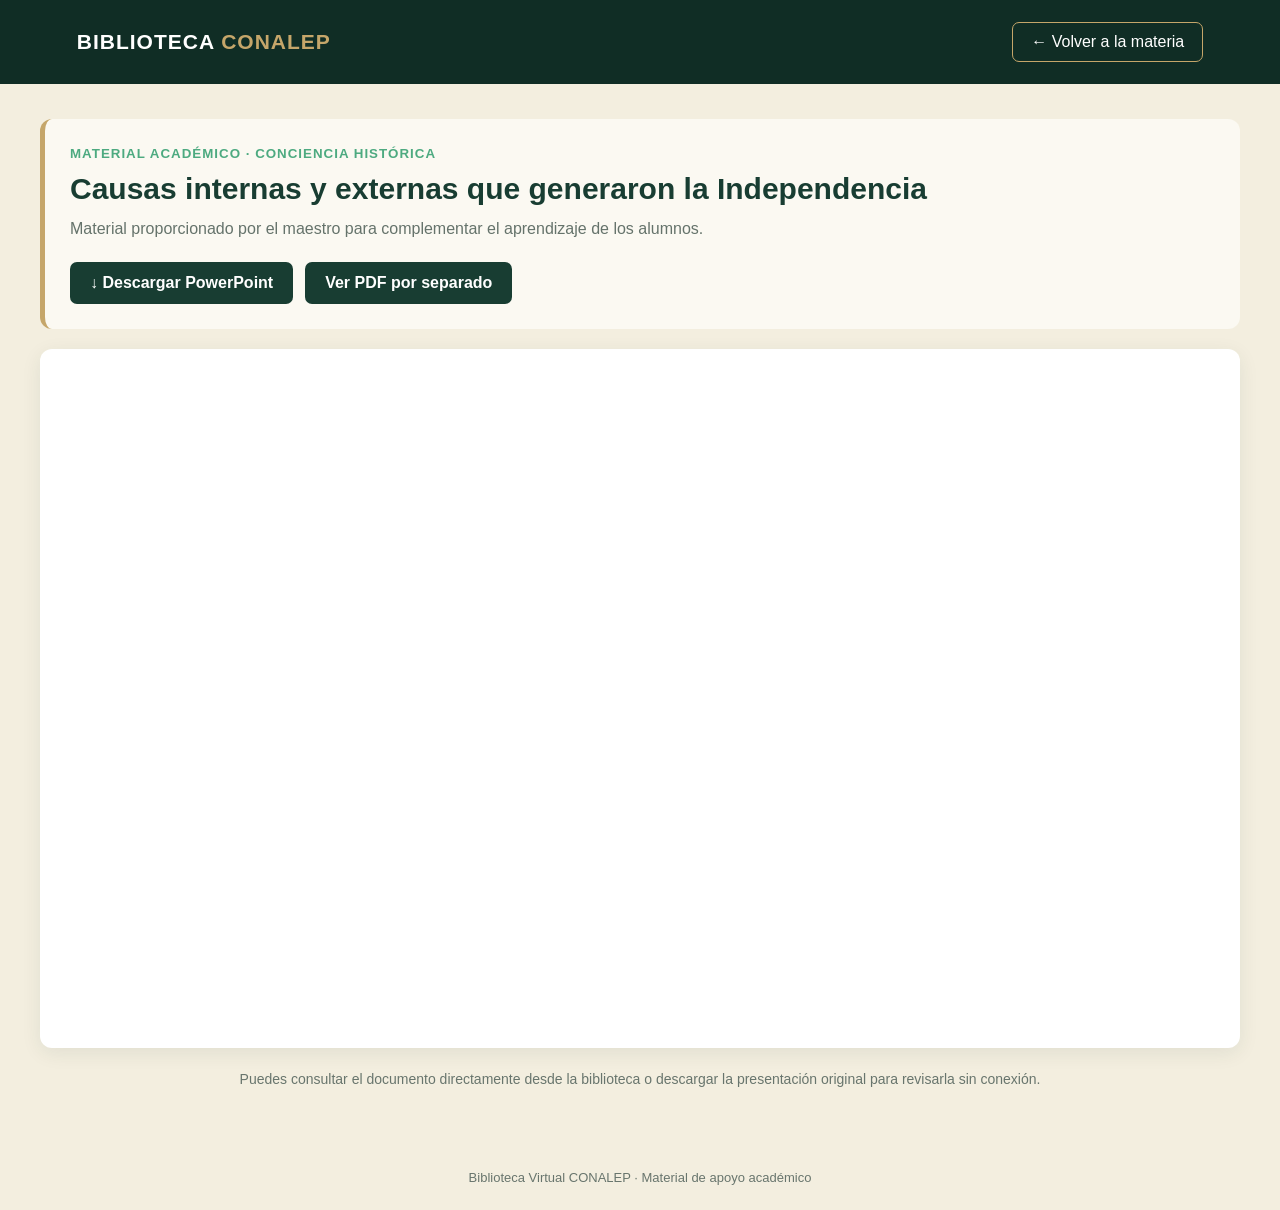
<file: visor-material.html>
<!DOCTYPE html>
<html lang="es">
<head>
    <meta charset="UTF-8">
    <meta name="viewport" content="width=device-width, initial-scale=1.0">

    <title>Material del maestro | Biblioteca CONALEP</title>

    <style>
        :root {
            --forest: #183d32;
            --forest-deep: #102d25;
            --green: #4daa80;
            --ivory: #f3eedf;
            --paper: #fbf9f2;
            --gold: #c5a66a;
            --ink: #263b32;
        }

        * {
            box-sizing: border-box;
            margin: 0;
            padding: 0;
        }

        body {
            font-family: Arial, sans-serif;
            background: var(--ivory);
            color: var(--ink);
            min-height: 100vh;
        }

        header {
            background: var(--forest-deep);
            color: white;
            padding: 22px 6%;
            display: flex;
            justify-content: space-between;
            align-items: center;
            flex-wrap: wrap;
            gap: 15px;
        }

        .brand {
            font-size: 21px;
            font-weight: bold;
            letter-spacing: 1px;
        }

        .brand span {
            color: var(--gold);
        }

        .back-button {
            color: white;
            text-decoration: none;
            border: 1px solid var(--gold);
            padding: 10px 18px;
            border-radius: 7px;
            transition: .3s;
        }

        .back-button:hover {
            background: var(--gold);
            color: var(--forest-deep);
        }

        main {
            width: min(1200px, 94%);
            margin: 35px auto;
        }

        .document-info {
            background: var(--paper);
            padding: 25px;
            border-radius: 12px;
            margin-bottom: 20px;
            border-left: 5px solid var(--gold);
        }

        .document-info small {
            color: var(--green);
            font-weight: bold;
            letter-spacing: 1px;
        }

        h1 {
            margin: 10px 0;
            font-size: clamp(22px, 4vw, 30px);
            color: var(--forest);
        }

        .document-info p {
            line-height: 1.6;
            color: #65736b;
        }

        .actions {
            display: flex;
            flex-wrap: wrap;
            gap: 12px;
            margin-top: 20px;
        }

        .action-button {
            display: inline-block;
            padding: 12px 20px;
            border-radius: 7px;
            text-decoration: none;
            font-weight: bold;
            transition: .3s;
        }

        .download {
            background: var(--forest);
            color: white;
        }

        .download:hover {
            background: var(--green);
        }

        .viewer-container {
            background: white;
            border-radius: 12px;
            padding: 12px;
            box-shadow: 0 5px 20px #183d3215;
        }

        .viewer-container iframe {
            display: block;
            width: 100%;
            height: 75vh;
            min-height: 550px;
            border: none;
            border-radius: 7px;
        }

        .notice {
            text-align: center;
            padding: 20px;
            color: #68756d;
            font-size: 14px;
            line-height: 1.6;
        }

        footer {
            text-align: center;
            padding: 25px;
            color: #68756d;
            font-size: 13px;
        }

        @media(max-width: 600px) {
            header {
                flex-direction: column;
                align-items: flex-start;
            }

            .actions {
                flex-direction: column;
            }

            .action-button {
                text-align: center;
            }

            .viewer-container iframe {
                min-height: 450px;
            }
        }
    </style>
</head>

<body>

    <header>
        <div class="brand">
            BIBLIOTECA <span>CONALEP</span>
        </div>

        <a href="areas.html?carrera=inteligencia-artificial"
           class="back-button">
            ← Volver a la materia
        </a>
    </header>

    <main>

        <section class="document-info">

            <small>MATERIAL ACADÉMICO · CONCIENCIA HISTÓRICA</small>

            <h1>
                Causas internas y externas que generaron la Independencia
            </h1>

            <p>
                Material proporcionado por el maestro para complementar
                el aprendizaje de los alumnos.
            </p>

            <div class="actions">

                <a
                    href="materiales/RA1.1-Causas-Internas-y-Externas-Independencia.pptx"
                    class="action-button download"
                    download>
                    ↓ Descargar PowerPoint
                </a>

                <a
                    href="materiales/RA1.1-Causas-Internas-y-Externas-Independencia.pdf"
                    class="action-button download"
                    target="_blank"
                    rel="noopener noreferrer">
                    Ver PDF por separado
                </a>

            </div>

        </section>

        <section class="viewer-container">

            <iframe
                src="materiales/RA1.1-Causas-Internas-y-Externas-Independencia.pdf"
                title="Visor del material académico">
            </iframe>

        </section>

        <p class="notice">
            Puedes consultar el documento directamente desde la biblioteca
            o descargar la presentación original para revisarla sin conexión.
        </p>

    </main>

    <footer>
        Biblioteca Virtual CONALEP · Material de apoyo académico
    </footer>

</body>
</html>
</file>
<file: estilos.css>
/* BIBLIOTECA CONALEP · IDENTIDAD VERDE BOSQUE Y MARFIL */

:root {
  --forest: #183d32;
  --forest-deep: #102d25;
  --green: #4daa80;
  --sage: #dce5d9;
  --ivory: #f3eedf;
  --paper: #fbf9f2;
  --gold: #c5a66a;
  --ink: #263b32;
  --muted: #788078;
  --line: #deded2;
  --white: #fffefa;
  --serif: "Libre Baskerville", Georgia, serif;
  --sans: "DM Sans", Arial, sans-serif;
  --shadow: 0 18px 50px rgba(22,49,38,.11);
}

* {
  box-sizing: border-box;
}

html {
  scroll-behavior: smooth;
  scroll-padding-top: 86px;
}

body {
  margin: 0;
  background: var(--paper);
  color: var(--ink);
  font-family: var(--sans);
  line-height: 1.65;
}

a {
  color: inherit;
  text-decoration: none;
}

button,
input,
select {
  font: inherit;
}

button {
  cursor: pointer;
}

img {
  max-width: 100%;
  display: block;
}

[hidden] {
  display: none !important;
}

.wrap {
  width: min(1160px, calc(100% - 48px));
  margin: auto;
}

/* BARRA SUPERIOR */

.utility-bar {
  background: var(--forest-deep);
  color: #e8e9dc;
  font-size: 10px;
  letter-spacing: .13em;
}

.utility-inner {
  height: 35px;
  display: flex;
  align-items: center;
  justify-content: space-between;
}

.utility-inner div {
  display: flex;
  gap: 25px;
}

.utility-inner a {
  color: #e4e5d9;
  letter-spacing: .04em;
}

/* ENCABEZADO */

.masthead {
  height: 112px;
  display: flex;
  align-items: center;
  justify-content: space-between;
}

.brand {
  display: flex;
  align-items: center;
  gap: 14px;
}

.brand-copy {
  display: flex;
  flex-direction: column;
  line-height: 1.2;
}

.brand-copy strong {
  font: 700 21px var(--serif);
  letter-spacing: .07em;
  color: var(--forest);
}

.brand-copy small {
  font-size: 9px;
  letter-spacing: .23em;
  color: var(--muted);
  margin-top: 7px;
}

.brand-logo {
  width: 58px;
  height: 58px;
  object-fit: contain;
  display: block;
  flex-shrink: 0;
  background: transparent;
}

.masthead-note {
  text-align: right;
  display: flex;
  flex-direction: column;
  gap: 5px;
}

.masthead-note span,
.section-kicker {
  font-size: 10px;
  letter-spacing: .18em;
  color: var(--green);
  font-weight: 700;
}

.masthead-note strong {
  font: 400 15px var(--serif);
  color: var(--ink);
}

/* NAVEGACIÓN */

.main-nav {
  background: var(--forest);
  color: #f8f5e9;
  position: sticky;
  top: 0;
  z-index: 20;
  box-shadow: 0 4px 16px #122d2420;
}

.nav-inner {
  display: flex;
  align-items: center;
  gap: 0;
  min-height: 53px;
}

.nav-link {
  padding: 16px 23px;
  font-size: 12px;
  letter-spacing: .025em;
  color: #f4f1e8;
  transition: .2s;
  border-bottom: 2px solid transparent;
}

.nav-link:hover,
.nav-link.active {
  background: #ffffff0b;
  border-color: var(--gold);
  color: #fff;
}

/* PORTADA PRINCIPAL */

.hero {
  background: var(--forest);
  color: var(--white);
  min-height: 510px;
  position: relative;
  overflow: hidden;
}

.hero:before {
  content: "";
  position: absolute;
  inset: 0;
  background:
    radial-gradient(ellipse at 82% 35%, #52745a55, transparent 38%),
    linear-gradient(110deg, transparent 55%, #0b271d66);
}

.hero-content {
  position: relative;
  z-index: 2;
  padding-top: 78px;
  padding-bottom: 52px;
}

.eyebrow {
  display: flex;
  align-items: center;
  gap: 10px;
  color: #d7c69e;
  font-size: 10px;
  letter-spacing: .2em;
  font-weight: 700;
}

.eyebrow span {
  width: 25px;
  height: 1px;
  background: var(--gold);
}

.hero h1 {
  font: 400 clamp(38px, 5vw, 62px)/1.2 var(--serif);
  letter-spacing: -.045em;
  margin: 24px 0 17px;
  max-width: 650px;
}

.hero h1 em {
  color: #d8c69c;
  font-weight: 400;
}

.hero-content > p {
  max-width: 540px;
  color: #e0e6dc;
  font-size: 14px;
  line-height: 1.9;
  margin: 0 0 27px;
}

/* BUSCADOR PRINCIPAL */

.search-panel {
  background: var(--paper);
  color: var(--ink);
  padding: 19px 21px 14px;
  width: min(700px, 100%);
  box-shadow: var(--shadow);
  position: relative;
}

.search-panel label {
  font-size: 11px;
  font-weight: 700;
  color: var(--forest);
  display: block;
  margin-bottom: 9px;
}

.search-row {
  height: 53px;
  display: flex;
  align-items: center;
  border: 1px solid #d9dbd0;
  background: white;
}

.search-symbol {
  font-size: 28px;
  color: var(--green);
  padding: 0 15px;
}

.search-row input {
  border: 0;
  outline: 0;
  min-width: 0;
  flex: 1;
  color: var(--ink);
  font-size: 13px;
}

.search-row button {
  height: 100%;
  border: 0;
  background: var(--gold);
  color: var(--forest-deep);
  padding: 0 25px;
  font-size: 12px;
  font-weight: 700;
}

.search-row button:hover {
  background: #d7bd8b;
}

.search-hint {
  font-size: 10px;
  color: #899087;
  padding-top: 8px;
}

.quick-results {
  position: absolute;
  left: 21px;
  right: 21px;
  top: calc(100% - 12px);
  background: white;
  box-shadow: var(--shadow);
  z-index: 8;
  color: var(--ink);
  max-height: 260px;
  overflow: auto;
}

.quick-results button {
  width: 100%;
  text-align: left;
  padding: 12px 16px;
  border: 0;
  border-bottom: 1px solid var(--line);
  background: white;
  display: flex;
  justify-content: space-between;
  gap: 15px;
}

.quick-results button:hover {
  background: var(--ivory);
}

.quick-results small {
  color: var(--muted);
}

.quick-empty {
  padding: 15px;
  font-size: 12px;
}

/* INFORMACIÓN DE PORTADA */

.hero-meta {
  display: flex;
  align-items: center;
  gap: 13px;
  margin-top: 37px;
  font-size: 9px;
  letter-spacing: .17em;
  color: #c6d1c5;
}

.meta-line {
  width: 48px;
  height: 1px;
  background: var(--gold);
}

/* LOGOTIPO GRANDE DE PORTADA */

.hero-ornament {
  position: absolute;
  width: 410px;
  height: 410px;
  right: max(6%, calc((100vw - 1160px)/2));
  top: 52px;
  border: none;
  border-radius: 0;
  display: flex;
  align-items: center;
  justify-content: center;
  opacity: 1;
  background: transparent;
}

.hero-logo {
  width: 100%;
  height: 100%;
  object-fit: contain;
  display: block;
  background: transparent;
}

/* INTRODUCCIÓN */

.intro-strip {
  background: var(--ivory);
  padding: 54px 0;
}

.intro-grid {
  display: grid;
  grid-template-columns: 1fr 1fr;
  align-items: center;
  gap: 60px;
}

.intro-grid h2,
.section-heading h2,
.about-grid h2 {
  font: 400 30px/1.35 var(--serif);
  color: var(--forest);
  margin: 10px 0 0;
  letter-spacing: -.035em;
}

.intro-grid p {
  font-size: 13px;
  line-height: 2;
  color: #626e64;
  max-width: 510px;
  margin: 0;
}

/* SECCIONES GENERALES */

.section {
  padding-top: 76px;
  padding-bottom: 76px;
}

.section-heading {
  display: flex;
  justify-content: space-between;
  align-items: end;
  gap: 30px;
  margin-bottom: 30px;
}

.section-heading h2 {
  font-size: 32px;
}

.section-heading p {
  color: var(--muted);
  font-size: 13px;
  margin: 9px 0 0;
}

.text-link {
  font-size: 12px;
  color: var(--green);
  font-weight: 700;
  border-bottom: 1px solid var(--gold);
  padding-bottom: 7px;
  white-space: nowrap;
}

.text-link span {
  color: var(--gold);
  font-size: 17px;
  margin-left: 7px;
}

/* BIBLIOCARRERAS */

.bibliocarreras-section {
  scroll-margin-top: 75px;
}

.career-grid {
  display: grid;
  grid-template-columns: repeat(4, minmax(0, 1fr));
  gap: 16px;
}

.career-card {
  position: relative;
  min-height: 220px;
  padding: 25px 20px;
  display: flex;
  flex-direction: column;
  align-items: flex-start;
  text-align: left;
  color: var(--forest);
  background: var(--white);
  border: 1px solid var(--line);
  transition: .25s;
}

.career-card:hover {
  transform: translateY(-6px);
  border-color: var(--gold);
  box-shadow: var(--shadow);
}

.career-card:focus-visible {
  outline: 3px solid var(--gold);
  outline-offset: 3px;
}

.career-number {
  font-size: 10px;
  letter-spacing: .15em;
  color: var(--muted);
}

.career-icon {
  font-size: 37px;
  line-height: 1;
  color: var(--green);
  margin: 19px 0;
}

.career-card strong {
  font: 400 16px var(--serif);
  max-width: 190px;
}

.career-card small {
  color: var(--muted);
  font-size: 10px;
  margin-top: 9px;
}

.career-arrow {
  position: absolute;
  right: 18px;
  bottom: 15px;
  color: var(--gold);
  font-size: 21px;
}

/* APARTADO DE PROYECTOS */

.career-back {
  border: 1px solid var(--green);
  background: transparent;
  color: var(--forest);
  padding: 11px 17px;
  font-size: 11px;
  font-weight: 700;
  margin-bottom: 30px;
  transition: .2s;
}

.career-back:hover {
  background: var(--forest);
  color: white;
}

.career-heading {
  margin-bottom: 25px;
}

.career-heading h3 {
  font: 400 30px var(--serif);
  color: var(--forest);
  margin: 9px 0;
}

.career-heading p {
  color: var(--muted);
  font-size: 13px;
}

.project-grid {
  display: grid;
  grid-template-columns: repeat(3, minmax(0, 1fr));
  gap: 18px;
}

.project-card {
  background: white;
  border: 1px solid var(--line);
  padding: 22px;
  min-width: 0;
  transition: .2s;
}

.project-card:hover {
  border-color: var(--gold);
  box-shadow: var(--shadow);
  transform: translateY(-3px);
}

.project-card h4 {
  font: 400 17px var(--serif);
  color: var(--forest);
  margin: 10px 0;
}

.project-card p {
  color: var(--muted);
  font-size: 11px;
  line-height: 1.8;
}

.project-tag {
  color: var(--green);
  font-size: 9px;
  font-weight: 700;
  letter-spacing: .13em;
  text-transform: uppercase;
}

.project-link {
  display: inline-block;
  margin-top: 12px;
  padding: 9px 13px;
  background: var(--forest);
  color: white;
  font-size: 10px;
}

.project-link:hover {
  background: var(--gold);
  color: var(--forest);
}

.project-empty {
  grid-column: 1 / -1;
  padding: 45px 20px;
  text-align: center;
  background: var(--ivory);
  color: var(--muted);
  font-size: 13px;
}

/* ESTADÍSTICAS */

.stats-row {
  display: grid;
  grid-template-columns: repeat(3, 1fr);
  border: 1px solid var(--line);
  margin-top: 35px;
}

.stats-row div {
  padding: 21px 25px;
  display: flex;
  align-items: center;
  gap: 13px;
  border-right: 1px solid var(--line);
}

.stats-row div:last-child {
  border: 0;
}

.stats-row strong {
  font: 400 26px var(--serif);
  color: var(--forest);
}

.stats-row span {
  font-size: 9px;
  letter-spacing: .1em;
  color: var(--muted);
  line-height: 1.4;
}

/* ÁREAS DEL CONOCIMIENTO */

.areas-band {
  background: #edf0e7;
}

.areas-band .section {
  padding-top: 65px;
  padding-bottom: 70px;
}

.area-grid {
  display: grid;
  grid-template-columns: repeat(4, 1fr);
  gap: 14px;
}

.area-card {
  position: relative;
  text-align: left;
  min-height: 190px;
  padding: 21px 20px;
  background: var(--paper);
  border: 1px solid #dce1d6;
  color: var(--forest);
  transition: .25s;
  display: flex;
  flex-direction: column;
  align-items: flex-start;
}

.area-card:hover {
  transform: translateY(-5px);
  box-shadow: var(--shadow);
  border-color: var(--gold);
}

.area-number {
  font-size: 9px;
  letter-spacing: .16em;
  color: #9a9e8d;
}

.area-icon {
  font: 30px var(--serif);
  color: var(--green);
  margin: 10px 0;
}

.area-card strong {
  font: 400 14px var(--serif);
  max-width: 190px;
}

.area-card small {
  font-size: 10px;
  color: var(--muted);
  margin-top: 7px;
}

.area-arrow {
  position: absolute;
  right: 18px;
  bottom: 17px;
  color: var(--gold);
  font-size: 20px;
}

/* CATÁLOGO */

.catalog-section {
  padding-top: 78px;
}

.catalog-tools {
  display: flex;
  gap: 15px;
  align-items: center;
  margin-bottom: 18px;
}

.catalog-search {
  height: 48px;
  display: flex;
  align-items: center;
  gap: 12px;
  border: 1px solid var(--line);
  background: white;
  flex: 1;
  padding: 0 15px;
}

.catalog-search span {
  font-size: 25px;
  color: var(--green);
}

.catalog-search input {
  border: 0;
  outline: 0;
  flex: 1;
  min-width: 0;
  font-size: 12px;
}

.filter-label {
  font-size: 10px;
  color: var(--muted);
  display: flex;
  align-items: center;
  gap: 10px;
}

.filter-label select {
  border: 1px solid var(--line);
  background: white;
  padding: 12px 30px 12px 12px;
  color: var(--ink);
  font-size: 11px;
}

.results-line {
  display: flex;
  justify-content: space-between;
  align-items: center;
  padding: 12px 0;
  border-top: 1px solid var(--line);
  font-size: 11px;
  color: var(--muted);
}

.results-line button {
  border: 0;
  background: none;
  color: var(--green);
  font-size: 11px;
  text-decoration: underline;
}

.book-grid {
  display: grid;
  grid-template-columns: repeat(4, minmax(0, 1fr));
  gap: 19px;
  margin-top: 12px;
}

.book-card {
  background: white;
  border: 1px solid var(--line);
  transition: .25s;
  display: flex;
  flex-direction: column;
  min-width: 0;
}

.book-card:hover {
  transform: translateY(-4px);
  box-shadow: var(--shadow);
  border-color: #c6b98f;
}

.book-cover {
  height: 205px;
  background: var(--ivory);
  display: grid;
  place-items: center;
  overflow: hidden;
  padding: 13px;
}

.book-cover img {
  width: 100%;
  height: 100%;
  object-fit: contain;
  mix-blend-mode: multiply;
}

.book-info {
  padding: 15px 15px 17px;
  display: flex;
  flex-direction: column;
  flex: 1;
}

.book-category {
  font-size: 9px;
  letter-spacing: .12em;
  text-transform: uppercase;
  color: #71836f;
  font-weight: 700;
}

.book-info h3 {
  font: 400 14px/1.5 var(--serif);
  margin: 8px 0;
  color: var(--forest);
}

.book-info p {
  font-size: 10px;
  color: var(--muted);
  margin: 0 0 14px;
}

.book-actions {
  display: flex;
  gap: 8px;
  margin-top: auto;
}

.book-actions button {
  flex: 1;
  border: 1px solid var(--green);
  padding: 9px 7px;
  background: var(--forest);
  color: white;
  font-size: 10px;
}

.book-actions button.secondary {
  background: transparent;
  color: var(--green);
}

.book-actions button:hover {
  background: var(--gold);
  border-color: var(--gold);
  color: var(--forest);
}

.empty-state {
  grid-column: 1 / -1;
  text-align: center;
  padding: 55px 20px;
  background: var(--ivory);
  color: var(--muted);
  font-size: 13px;
}

/* ACERCA DE */

.about-band {
  background: var(--forest);
  color: white;
  padding: 68px 0;
}

.about-grid {
  display: grid;
  grid-template-columns: 1fr 1fr;
  gap: 65px;
  align-items: start;
}

.about-grid .section-kicker {
  color: #d7c69e;
}

.about-grid h2 {
  color: #f5f0e2;
  font-size: 34px;
}

.about-grid p {
  font-size: 12px;
  color: #dbe2d8;
  line-height: 2;
  margin: 0 0 13px;
}

/* AYUDA */

.help-section {
  padding-top: 65px;
  padding-bottom: 75px;
}

.help-grid {
  display: grid;
  grid-template-columns: repeat(3, 1fr);
  gap: 16px;
}

.help-grid article {
  border-top: 2px solid var(--gold);
  padding: 20px 20px 10px;
  background: #f6f4ec;
}

.help-grid article > span {
  font: 400 24px var(--serif);
  color: #a28a59;
}

.help-grid h3 {
  font: 400 17px var(--serif);
  color: var(--forest);
  margin: 8px 0;
}

.help-grid p {
  font-size: 11px;
  line-height: 1.8;
  color: var(--muted);
  margin: 0;
}

/* PIE DE PÁGINA */

.footer {
  background: var(--forest-deep);
  color: #e9e8dc;
}

.footer-main {
  display: grid;
  grid-template-columns: 1.6fr 1fr 1fr;
  gap: 50px;
  padding-top: 45px;
  padding-bottom: 40px;
}

.footer-brand strong {
  font: 700 21px var(--serif);
  letter-spacing: .1em;
  display: block;
}

.footer-brand span {
  font-size: 9px;
  letter-spacing: .2em;
  color: #c9b582;
}

.footer-brand p {
  font-size: 11px;
  color: #b8c4b8;
  max-width: 250px;
  margin-top: 15px;
}

.footer-main > div:not(:first-child) {
  display: flex;
  flex-direction: column;
  gap: 10px;
}

.footer-main b {
  font-size: 11px;
  color: #d7c69e;
  margin-bottom: 4px;
}

.footer-main a {
  font-size: 11px;
  color: #c7d0c5;
}

.footer-main a:hover {
  color: white;
}

.footer-bottom {
  border-top: 1px solid #ffffff20;
  font-size: 9px;
  color: #aeb9ac;
  letter-spacing: .04em;
}

.footer-bottom .wrap {
  min-height: 45px;
  display: flex;
  align-items: center;
  justify-content: space-between;
}

/* VENTANAS DE DETALLES Y LECTOR */

.detail-dialog,
.reader-dialog {
  border: 0;
  padding: 0;
  background: var(--paper);
  color: var(--ink);
  box-shadow: 0 25px 90px #071c13aa;
  max-width: min(760px, calc(100% - 28px));
  width: 100%;
  max-height: 88vh;
}

.detail-dialog::backdrop,
.reader-dialog::backdrop {
  background: #071c13b8;
  backdrop-filter: blur(3px);
}

.dialog-close {
  position: absolute;
  right: 13px;
  top: 10px;
  border: 0;
  background: transparent;
  color: var(--forest);
  font-size: 28px;
  z-index: 2;
}

.detail-layout {
  display: grid;
  grid-template-columns: 240px 1fr;
  gap: 30px;
  padding: 40px;
}

.detail-layout img {
  width: 100%;
  height: 300px;
  object-fit: contain;
  background: var(--ivory);
  padding: 15px;
}

.detail-layout h2 {
  font: 400 25px/1.4 var(--serif);
  color: var(--forest);
}

.detail-layout p {
  font-size: 12px;
  color: var(--muted);
  line-height: 1.9;
}

.detail-files {
  display: flex;
  flex-wrap: wrap;
  gap: 8px;
  margin-top: 20px;
}

.detail-files button,
.detail-files a {
  border: 1px solid var(--green);
  background: var(--forest);
  color: white;
  padding: 10px 13px;
  font-size: 10px;
}

.detail-files a {
  background: transparent;
  color: var(--green);
}

.reader-dialog {
  max-width: min(1000px, calc(100% - 24px));
  height: 90vh;
}

.reader-top {
  height: 50px;
  background: var(--forest);
  color: white;
  display: flex;
  align-items: center;
  justify-content: space-between;
  padding: 0 18px;
  font-size: 12px;
}

.reader-top button {
  border: 0;
  background: var(--gold);
  padding: 7px 12px;
  color: var(--forest);
  font-weight: 700;
  font-size: 10px;
}

.reader-dialog iframe {
  width: 100%;
  height: calc(100% - 50px);
  border: 0;
  background: #eee;
}

/* TABLETAS */

@media (max-width: 900px) {
  .hero-ornament {
    right: -120px;
    opacity: .4;
  }

  .book-grid {
    grid-template-columns: repeat(3, 1fr);
  }

  .area-grid {
    grid-template-columns: repeat(2, 1fr);
  }

  .career-grid {
    grid-template-columns: repeat(2, minmax(0, 1fr));
  }

  .project-grid {
    grid-template-columns: repeat(2, minmax(0, 1fr));
  }

  .nav-link {
    padding: 15px 14px;
  }

  .masthead-note {
    display: none;
  }
}

/* CELULARES */

@media (max-width: 620px) {

  .wrap {
    width: min(100% - 30px, 1160px);
  }

  .utility-inner {
    height: auto;
    min-height: 35px;
  }

  .utility-inner > span {
    display: none;
  }

  .utility-inner div {
    width: 100%;
    justify-content: space-between;
    gap: 8px;
  }

  .utility-inner a {
    font-size: 9px;
  }

  .masthead {
    height: 88px;
  }

  .brand-logo {
    width: 48px;
    height: 48px;
  }

  .brand-copy strong {
    font-size: 18px;
  }

  .nav-inner {
    overflow-x: auto;
    width: 100%;
    padding: 0 8px;
  }

  .nav-link {
    white-space: nowrap;
    padding: 14px 12px;
    font-size: 10px;
  }

  .hero {
    min-height: 475px;
  }

  .hero-content {
    padding-top: 55px;
  }

  .hero h1 {
    font-size: 42px;
  }

  .hero-content > p {
    font-size: 12px;
  }

  .hero-ornament {
    width: 270px;
    height: 270px;
    right: -160px;
    top: 150px;
  }

  .hero-logo {
    width: 100%;
    height: 100%;
  }

  .search-panel {
    padding: 14px;
  }

  .search-row {
    height: auto;
    min-height: 48px;
  }

  .search-symbol {
    padding: 0 9px;
  }

  .search-row input {
    font-size: 11px;
  }

  .search-row button {
    padding: 0 13px;
    font-size: 10px;
  }

  .hero-meta {
    font-size: 7px;
    gap: 8px;
  }

  .intro-grid,
  .about-grid {
    grid-template-columns: 1fr;
    gap: 20px;
  }

  .intro-strip {
    padding: 40px 0;
  }

  .intro-grid h2,
  .section-heading h2 {
    font-size: 27px;
  }

  .section {
    padding-top: 52px;
    padding-bottom: 52px;
  }

  .section-heading {
    align-items: flex-start;
    flex-direction: column;
    gap: 15px;
  }

  .career-grid {
    grid-template-columns: repeat(2, minmax(0, 1fr));
    gap: 9px;
  }

  .career-card {
    min-height: 190px;
    padding: 15px;
  }

  .career-card strong {
    font-size: 13px;
  }

  .career-card small {
    font-size: 9px;
  }

  .career-icon {
    font-size: 30px;
    margin: 15px 0;
  }

  .career-heading h3 {
    font-size: 24px;
  }

  .project-grid {
    grid-template-columns: 1fr;
  }

  .stats-row {
    grid-template-columns: 1fr;
  }

  .stats-row div {
    border-right: 0;
    border-bottom: 1px solid var(--line);
    padding: 13px 18px;
  }

  .stats-row div:last-child {
    border-bottom: 0;
  }

  .area-grid {
    grid-template-columns: 1fr 1fr;
    gap: 9px;
  }

  .area-card {
    min-height: 170px;
    padding: 14px;
  }

  .area-card strong {
    font-size: 12px;
  }

  .catalog-tools {
    flex-direction: column;
    align-items: stretch;
  }

  .filter-label {
    justify-content: space-between;
  }

  .filter-label select {
    flex: 1;
  }

  .book-grid {
    grid-template-columns: repeat(2, minmax(0, 1fr));
    gap: 10px;
  }

  .book-cover {
    height: 160px;
    padding: 8px;
  }

  .book-info {
    padding: 11px;
  }

  .book-info h3 {
    font-size: 12px;
  }

  .book-actions {
    flex-direction: column;
  }

  .book-actions button {
    padding: 8px;
  }

  .help-grid {
    grid-template-columns: 1fr;
  }

  .footer-main {
    grid-template-columns: 1fr 1fr;
    gap: 25px;
  }

  .footer-brand {
    grid-column: 1 / -1;
  }

  .footer-bottom .wrap {
    padding: 12px 0;
    gap: 5px;
    flex-direction: column;
    align-items: flex-start;
  }

  .detail-layout {
    grid-template-columns: 1fr;
    padding: 25px;
  }

  .detail-layout img {
    height: 200px;
    max-width: 180px;
    margin: auto;
  }

  .detail-layout h2 {
    font-size: 21px;
  }
}


/* =========================================
   NUEVO ACCESO A BIBLIOCARRERAS
========================================= */

.bibliocarreras-access {
  display: flex;
  align-items: center;
  justify-content: space-between;
  gap: 35px;
  padding: 35px 40px;
  background: var(--forest);
  color: var(--white);
  border: 1px solid #c5a66a;
  position: relative;
  overflow: hidden;
}

.bibliocarreras-access::after {
  content: "";
  position: absolute;
  width: 260px;
  height: 260px;
  border: 1px solid #c5a66a55;
  border-radius: 50%;
  right: 170px;
  top: -150px;
  pointer-events: none;
}

.bibliocarreras-access-copy {
  max-width: 650px;
  position: relative;
  z-index: 1;
}

.bibliocarreras-access-copy .section-kicker {
  color: #d9c18d;
}

.bibliocarreras-access-copy h3 {
  font: 400 25px/1.4 var(--serif);
  color: #fffdf4;
  margin: 10px 0;
}

.bibliocarreras-access-copy p {
  color: #dce5d9;
  font-size: 12px;
  line-height: 1.9;
  margin: 0;
}

.bibliocarreras-button {
  flex-shrink: 0;
  min-width: 190px;
  min-height: 58px;
  padding: 17px 24px;
  display: inline-flex;
  align-items: center;
  justify-content: center;
  gap: 18px;
  background: var(--gold);
  color: var(--forest-deep);
  font-size: 12px;
  font-weight: 700;
  letter-spacing: .12em;
  border: 1px solid #dfc995;
  transition: .25s;
  position: relative;
  z-index: 1;
}

.bibliocarreras-button span {
  font-size: 20px;
}

.bibliocarreras-button:hover {
  background: #e0ca9c;
  transform: translateY(-3px);
  box-shadow: 0 12px 25px #00000025;
}

.bibliocarreras-button:focus-visible,
.areas-more-link:focus-visible {
  outline: 3px solid white;
  outline-offset: 4px;
}

/* =========================================
   NUEVAS TARJETAS DE CARRERAS
========================================= */

.career-area-grid {
  grid-template-columns: repeat(4, minmax(0, 1fr));
}

.career-area-card {
  min-height: 210px;
  text-decoration: none;
}

.career-area-card:hover {
  color: var(--forest);
}

.areas-more {
  margin-top: 30px;
  padding: 22px 25px;
  border-top: 1px solid #d3dbce;
  display: flex;
  align-items: center;
  justify-content: space-between;
  gap: 20px;
}

.areas-more p {
  margin: 0;
  color: #667368;
  font-size: 12px;
}

.areas-more-link {
  color: var(--forest);
  font-size: 10px;
  font-weight: 700;
  letter-spacing: .1em;
  border-bottom: 1px solid var(--gold);
  padding-bottom: 7px;
  white-space: nowrap;
}

.areas-more-link span {
  color: #a78b50;
  font-size: 17px;
  margin-left: 8px;
}

/* =========================================
   RESPONSIVE
========================================= */

@media (max-width: 900px) {
  .career-area-grid {
    grid-template-columns: repeat(2, minmax(0, 1fr));
  }
}

@media (max-width: 620px) {
  .bibliocarreras-access {
    padding: 27px 22px;
    flex-direction: column;
    align-items: stretch;
    gap: 23px;
  }

  .bibliocarreras-access-copy h3 {
    font-size: 21px;
  }

  .bibliocarreras-button {
    width: 100%;
  }

  .career-area-grid {
    grid-template-columns: repeat(2, minmax(0, 1fr));
  }

  .career-area-card {
    min-height: 180px;
  }

  .areas-more {
    align-items: flex-start;
    flex-direction: column;
  }
}

/* =========================================
   TABLA DE APOYO ACADÉMICO
========================================= */

.academic-support-section {
  width: 100%;
}

.academic-table-wrapper {
  width: 100%;
  overflow-x: auto;
  margin-top: 22px;
  border: 1px solid #d8dfd7;
  border-radius: 12px;
  background: #fbf9f2;
}

.academic-support-table {
  width: 100%;
  min-width: 750px;
  border-collapse: collapse;
  color: #263b32;
  font-size: 14px;
  line-height: 1.7;
}

.academic-support-table th {
  padding: 17px;
  background: #183d32;
  color: #ffffff;
  text-align: left;
  font-weight: 700;
  border: 1px solid #315c4b;
}

.academic-support-table td {
  padding: 17px;
  vertical-align: top;
  border: 1px solid #d8dfd7;
  background: #fbf9f2;
}

.academic-support-table td:nth-child(1) {
  width: 36%;
}

.academic-support-table td:nth-child(2) {
  width: 36%;
}

.academic-support-table td:nth-child(3) {
  width: 28%;
}

.academic-support-table .support-group-row td {
  padding: 15px 17px;
  background: #e8eee6;
  color: #183d32;
  font-size: 15px;
  font-weight: 800;
  border-top: 2px solid #c5a66a;
}

.resource-pending {
  display: inline-block;
  padding: 9px 11px;
  border-radius: 8px;
  background: #f3eedf;
  color: #6c705f;
  font-size: 12px;
  line-height: 1.5;
}

.academic-support-table strong {
  color: #183d32;
}

@media (max-width: 700px) {
  .academic-table-wrapper {
    margin-left: 0;
    margin-right: 0;
  }

  .academic-support-table {
    min-width: 700px;
    font-size: 13px;
  }

  .academic-support-table th,
  .academic-support-table td {
    padding: 12px;
  }
}


/* =========================================
   BOTONES DE MATERIAL Y PROYECTOS
========================================= */

.academic-resource-cell {
  text-align: center;
  min-width: 130px;
}

.academic-action-button {
  display: inline-flex;
  justify-content: center;
  align-items: center;
  gap: 7px;
  min-width: 115px;
  padding: 11px 15px;
  border-radius: 5px;
  text-decoration: none;
  font-size: 11px;
  font-weight: 700;
  letter-spacing: 1px;
  transition: all 0.25s ease;
}

.material-button {
  color: #ffffff;
  background: #183d32;
  border: 1px solid #183d32;
}

.material-button:hover {
  color: #183d32;
  background: #ffffff;
}

.projects-button {
  color: #183d32;
  background: #d6b56d;
  border: 1px solid #d6b56d;
}

.projects-button:hover {
  color: #ffffff;
  background: #183d32;
  border-color: #183d32;
}

@media (max-width: 760px) {
  .academic-table-wrapper {
    overflow-x: auto;
  }

  .academic-support-table {
    min-width: 850px;
  }
}

/* =========================================
   PÁGINA DE PROYECTOS
========================================= */

.projects-page {
  min-height: 100vh;
  padding: 55px 20px 80px;
  background: #f4f1e9;
}

.projects-container {
  width: min(1100px, 100%);
  margin: 0 auto;
}

.projects-heading {
  padding: 45px 35px;
  margin-bottom: 35px;
  color: #ffffff;
  background: #183d32;
  border-radius: 12px;
  text-align: center;
}

.projects-kicker {
  display: block;
  margin-bottom: 14px;
  color: #d6b56d;
  font-size: 11px;
  font-weight: 700;
  letter-spacing: 3px;
}

.projects-heading h1 {
  margin: 0 0 15px;
  font-family: "Libre Baskerville", Georgia, serif;
  font-size: clamp(26px, 4vw, 42px);
}

.projects-heading p {
  max-width: 700px;
  margin: 0 auto;
  color: #e6e9e3;
  line-height: 1.8;
}

.projects-section-title {
  margin-bottom: 25px;
  color: #183d32;
}

.projects-section-title h2 {
  margin-bottom: 8px;
  font-family: "Libre Baskerville", Georgia, serif;
}

.projects-section-title p {
  color: #68736c;
  line-height: 1.7;
}

.projects-grid {
  display: grid;
  grid-template-columns: repeat(2, minmax(0, 1fr));
  gap: 20px;
}

.project-team-card {
  padding: 27px;
  background: #ffffff;
  border: 1px solid #e5e0d4;
  border-radius: 10px;
  box-shadow: 0 8px 24px rgba(24, 61, 50, 0.06);
}

.project-team-number {
  display: block;
  margin-bottom: 15px;
  color: #b18d47;
  font-size: 12px;
  font-weight: 700;
  letter-spacing: 2px;
}

.project-team-card h3 {
  margin: 0 0 10px;
  color: #183d32;
  font-size: 20px;
}

.project-team-card p {
  color: #68736c;
  line-height: 1.7;
}

.project-file-link,
.project-file-pending {
  display: inline-block;
  margin-top: 12px;
  padding: 11px 16px;
  border-radius: 5px;
  font-size: 11px;
  font-weight: 700;
  letter-spacing: 1px;
  text-decoration: none;
}

.project-file-link {
  color: #ffffff;
  background: #183d32;
}

.project-file-link:hover {
  background: #b18d47;
}

.project-file-pending {
  color: #777777;
  background: #efede7;
}

.projects-back {
  display: inline-block;
  margin-top: 35px;
  color: #183d32;
  font-weight: 700;
  text-decoration: none;
}

.projects-back:hover {
  color: #b18d47;
}

@media (max-width: 650px) {
  .projects-grid {
    grid-template-columns: 1fr;
  }

  .projects-heading {
    padding: 35px 20px;
  }
}
/* ==========================================
   AROS GIRATORIOS SIN MOVER LA IMAGEN
========================================== */

/* El contenedor conserva su posición original */
.hero-ornament {
    animation: none !important;
}

/* La imagen conserva su tamaño y posición */
.hero-logo {
    animation: none !important;
    transform: none !important;
}

/* Aro exterior */
.hero-ornament::before {
    content: "";
    position: absolute;
    width: 108%;
    height: 108%;
    top: 50%;
    left: 50%;
    box-sizing: border-box;
    border: 2px solid transparent;
    border-top-color: #d5b66f;
    border-right-color: rgba(213, 182, 111, 0.65);
    border-radius: 50%;
    transform: translate(-50%, -50%);
    animation: aroExterior 14s linear infinite;
    pointer-events: none;
    z-index: 3;
}

/* Aro interior */
.hero-ornament::after {
    content: "";
    position: absolute;
    width: 103%;
    height: 103%;
    top: 50%;
    left: 50%;
    box-sizing: border-box;
    border: 1px solid rgba(213, 182, 111, 0.25);
    border-left-color: #d5b66f;
    border-bottom-color: rgba(213, 182, 111, 0.55);
    border-radius: 50%;
    transform: translate(-50%, -50%);
    animation: aroInterior 20s linear infinite reverse;
    pointer-events: none;
    z-index: 3;
}

/* Animaciones independientes */
@keyframes aroExterior {
    from {
        transform: translate(-50%, -50%) rotate(0deg);
    }
    to {
        transform: translate(-50%, -50%) rotate(360deg);
    }
}

@keyframes aroInterior {
    from {
        transform: translate(-50%, -50%) rotate(0deg);
    }
    to {
        transform: translate(-50%, -50%) rotate(360deg);
    }
}


/* ==========================================
   RECURSOS DE PRESENTACIONES Y REPORTES
   BIBLIOTECA CONALEP
========================================== */

.topic-resources {
  display: flex;
  flex-direction: column;
  gap: 18px;
  margin-top: 22px;
}

.topic-resource {
  display: flex;
  flex-direction: column;
  gap: 12px;
  padding-top: 16px;
  border-top: 1px solid rgba(20, 55, 39, 0.14);
}

.topic-resource strong {
  color: #315b43;
  font-size: 0.72rem;
  letter-spacing: 1.2px;
  font-weight: 700;
}

.topic-buttons {
  display: flex;
  flex-wrap: wrap;
  gap: 10px;
}

.topic-buttons .project-file-link {
  display: inline-flex;
  align-items: center;
  justify-content: center;
  text-decoration: none;
}

.topic-buttons .project-file-pending {
  display: inline-block;
}

@media (max-width: 650px) {
  .topic-buttons {
    flex-direction: column;
  }

  .topic-buttons .project-file-link {
    width: 100%;
    box-sizing: border-box;
  }
}



/* ==========================================
   TABLA ACADÉMICA
   ALINEACIÓN Y DISTRIBUCIÓN
========================================== */

.academic-table-wrapper {
    width: 100%;
    max-width: 100%;
    overflow-x: auto;
    border-radius: 12px;
    scrollbar-width: thin;
}

.academic-support-table {
    width: 100%;
    min-width: 850px;
    table-layout: fixed;
    border-collapse: collapse;
}

/* Distribución equilibrada de las columnas */

.academic-support-table th:nth-child(1),
.academic-support-table td:nth-child(1) {
    width: 35%;
}

.academic-support-table th:nth-child(2),
.academic-support-table td:nth-child(2) {
    width: 22%;
}

.academic-support-table th:nth-child(3),
.academic-support-table td:nth-child(3) {
    width: 25%;
}

.academic-support-table th:nth-child(4),
.academic-support-table td:nth-child(4) {
    width: 18%;
}

/* Alineación de encabezados y contenido */

.academic-support-table th {
    vertical-align: middle;
    text-align: left;
    padding: 17px 16px;
}

.academic-support-table td {
    vertical-align: middle;
    padding: 16px;
    line-height: 1.7;
}

/* Centrar botones en las columnas de recursos */

.academic-support-table td:nth-child(n+2) {
    text-align: center;
}

/* Evitar que los botones se deformen */

.academic-support-table a.subject-button {
    display: inline-flex;
    align-items: center;
    justify-content: center;
    width: auto;
    max-width: 100%;
    min-height: 36px;
    padding: 11px 13px;
    white-space: nowrap;
    text-align: center;
    line-height: 1.2;
    box-sizing: border-box;
    vertical-align: middle;
}

/* Indicadores de recursos pendientes */

.academic-support-table .resource-pending {
    display: inline-flex;
    align-items: center;
    justify-content: center;
    min-width: 36px;
    min-height: 36px;
    border-radius: 9px;
    padding: 5px 12px;
    background: #f3eedf;
    color: #8c8064;
}

/* Separadores de unidades */

.academic-support-table .support-group-row td {
    text-align: left;
    padding: 17px;
    font-weight: 700;
}


/* =========================================
   PROYECTOS INTERACTIVOS
   RECONOCEDOR AI
========================================= */

.interactive-project {
  margin-top: 30px;
}

.interactive-project-card {
  margin-top: 18px;
  padding: 28px;
  border: 1px solid rgba(198, 166, 103, 0.45);
  border-radius: 14px;
  background: linear-gradient(
    135deg,
    #102d24,
    #183d32,
    #10251f
  );
  color: #f5f0e5;
}

.interactive-project-info h3 {
  margin: 12px 0;
  color: #e0c58d;
  letter-spacing: 2px;
}

.interactive-project-info p {
  line-height: 1.7;
  margin-bottom: 20px;
}

.interactive-project-card .subject-button {
  display: inline-block;
  text-decoration: none;
}


/* ==========================================
   MATERIAL VISUAL
   BIBLIOTECA VIRTUAL
========================================== */

.visual-page {
    min-height: 100vh;
    padding: 45px 20px;
    background: linear-gradient(135deg, #edf1e9, #f8f5eb);
    color: #173d32;
}

.visual-container {
    width: min(1100px, 100%);
    margin: 0 auto;
}

.visual-back {
    display: inline-block;
    margin-bottom: 35px;
    color: #315b48;
    text-decoration: none;
    font-size: 13px;
    font-weight: 800;
    letter-spacing: 1px;
    transition: 0.3s;
}

.visual-back:hover {
    color: #b18a45;
    transform: translateX(-4px);
}

.visual-heading {
    max-width: 850px;
    margin: 0 auto 35px;
    text-align: center;
}

.visual-eyebrow {
    color: #a08045;
    font-size: 12px;
    font-weight: 800;
    letter-spacing: 3px;
}

.visual-heading h1 {
    margin: 18px 0;
    color: #173d32;
    font-family: Georgia, serif;
    font-size: clamp(28px, 5vw, 46px);
    line-height: 1.2;
}

.visual-heading p {
    max-width: 700px;
    margin: 0 auto;
    color: #617066;
    font-size: 16px;
    line-height: 1.8;
}

.visual-divider {
    width: 90px;
    height: 3px;
    margin: 25px auto 0;
    border-radius: 10px;
    background: #b18a45;
}

.visual-player-section {
    max-width: 950px;
    margin: 0 auto;
}

.visual-player-shell {
    position: relative;
    display: flex;
    align-items: center;
    justify-content: center;
    overflow: hidden;
    width: 100%;
    aspect-ratio: 16 / 9;
    border: 5px solid #fff;
    border-radius: 18px;
    background: #102b24;
    box-shadow: 0 15px 45px rgba(20, 45, 34, 0.18);
}

.visual-video {
    display: block;
    width: 100%;
    height: 100%;
    object-fit: contain;
    background: #102b24;
}

.visual-video-overlay {
    position: absolute;
    inset: 0;
    display: flex;
    flex-direction: column;
    align-items: center;
    justify-content: center;
    gap: 15px;
    padding: 25px;
    text-align: center;
    color: #f8f5eb;
    background: linear-gradient(
        135deg,
        rgba(12, 39, 31, 0.94),
        rgba(31, 68, 53, 0.88)
    );
    transition: opacity 0.4s;
}

.visual-video-icon {
    font-size: 58px;
}

.visual-video-overlay p {
    max-width: 520px;
    margin: 0;
    font-size: 15px;
    line-height: 1.7;
}

.visual-video-overlay.video-ready {
    background: rgba(12, 39, 31, 0.45);
}

.visual-video-overlay.video-playing {
    opacity: 0;
    pointer-events: none;
}

.visual-play-control {
    position: absolute;
    right: 20px;
    bottom: 18px;
    z-index: 3;
    display: flex;
    align-items: center;
    justify-content: center;
    width: 48px;
    height: 48px;
    border: 1px solid rgba(255, 255, 255, 0.5);
    border-radius: 50%;
    background: rgba(248, 245, 235, 0.9);
    color: #173d32;
    font-size: 23px;
    cursor: pointer;
    box-shadow: 0 5px 15px rgba(0, 0, 0, 0.2);
    transition: 0.3s;
}

.visual-play-control:hover {
    transform: scale(1.1);
    background: #fff;
}

.visual-play-control[hidden] {
    display: none;
}

.visual-player-caption {
    display: flex;
    flex-wrap: wrap;
    justify-content: space-between;
    gap: 10px;
    margin-top: 18px;
    padding: 15px 5px;
    color: #647268;
    font-size: 12px;
}

.visual-caption-label {
    color: #a08045;
    font-weight: 900;
    letter-spacing: 1.5px;
}

.visual-footer {
    display: flex;
    flex-wrap: wrap;
    justify-content: space-between;
    gap: 12px;
    margin-top: 65px;
    padding-top: 20px;
    border-top: 1px solid rgba(23, 61, 50, 0.18);
    color: #829087;
    font-size: 10px;
    font-weight: 800;
    letter-spacing: 1.5px;
}

@media (max-width: 600px) {

    .visual-page {
        padding: 25px 14px;
    }

    .visual-heading p {
        font-size: 14px;
    }

    .visual-player-shell {
        border-width: 3px;
        border-radius: 12px;
    }

    .visual-play-control {
        right: 12px;
        bottom: 12px;
        width: 42px;
        height: 42px;
    }

    .visual-player-caption {
        flex-direction: column;
    }

    .visual-footer {
        flex-direction: column;
        text-align: center;
    }

}


/* =========================================
   BIBLIOTECA DE MATERIAS
========================================= */

.subject-library-count {
  margin: 25px 0;
  color: #64746b;
  font-weight: 700;
}

.subject-library-grid {
  display: grid;
  grid-template-columns: repeat(auto-fit, minmax(245px, 1fr));
  gap: 22px;
  margin: 30px 0;
}

.subject-library-card {
  display: flex;
  flex-direction: column;
  overflow: hidden;
  background: #fff;
  border: 1px solid #e2e8df;
  border-radius: 16px;
  box-shadow: 0 8px 24px rgba(24, 61, 50, .08);
  transition: transform .25s ease, box-shadow .25s ease;
}

.subject-library-card:hover {
  transform: translateY(-5px);
  box-shadow: 0 14px 30px rgba(24, 61, 50, .14);
}

.subject-library-icon {
  min-height: 125px;
  display: grid;
  place-items: center;
  background: linear-gradient(135deg, #183d32, #315d4b);
  color: white;
  font-size: 55px;
}

.subject-library-information {
  padding: 22px;
  display: flex;
  flex: 1;
  flex-direction: column;
  align-items: flex-start;
}

.subject-library-career {
  color: #a17b39;
  font-size: 11px;
  font-weight: 800;
  letter-spacing: 1px;
  text-transform: uppercase;
}

.subject-library-information h3 {
  margin: 12px 0 8px;
  color: #183d32;
  font-size: 19px;
  line-height: 1.4;
}

.subject-library-information p {
  color: #718078;
  font-size: 13px;
}

.subject-library-button,
.subject-back-button {
  display: inline-flex;
  justify-content: center;
  align-items: center;
  margin-top: auto;
  padding: 12px 17px;
  border: 0;
  border-radius: 8px;
  background: #183d32;
  color: white;
  font-weight: 800;
  font-size: 11px;
  letter-spacing: .5px;
  cursor: pointer;
  transition: background .2s ease;
}

.subject-library-button:hover,
.subject-back-button:hover {
  background: #a17b39;
}

.subject-volume-area,
.subject-volume-detail {
  display: none;
  margin: 35px 0;
  padding: 30px;
  background: #fff;
  border: 1px solid #e2e8df;
  border-radius: 16px;
  box-shadow: 0 8px 24px rgba(24, 61, 50, .07);
}

.subject-volume-area.active,
.subject-volume-detail.active {
  display: block;
}

.subject-volume-heading h3,
.subject-volume-detail-heading h3 {
  margin: 10px 0;
  color: #183d32;
  font-size: 27px;
}

.subject-volume-heading p {
  color: #68776e;
}

.subject-volume-grid {
  display: grid;
  grid-template-columns: repeat(auto-fit, minmax(145px, 1fr));
  gap: 17px;
  margin: 28px 0;
}

.subject-volume-card {
  display: flex;
  flex-direction: column;
  align-items: center;
  gap: 10px;
  padding: 24px 15px;
  border: 1px solid #e3e8df;
  border-radius: 13px;
  background: #f8f8f3;
  color: #183d32;
  cursor: pointer;
  transition: .2s ease;
}

.subject-volume-card:hover {
  border-color: #a17b39;
  background: #f1eee4;
  transform: translateY(-3px);
}

.subject-volume-number {
  display: grid;
  place-items: center;
  width: 55px;
  height: 55px;
  border-radius: 50%;
  background: #183d32;
  color: white;
  font-size: 24px;
  font-weight: 800;
}

.subject-volume-card strong {
  font-size: 16px;
}

.subject-volume-card small {
  color: #718078;
}

.subject-volume-detail-heading h4 {
  color: #a17b39;
  font-size: 19px;
}

.subject-volume-data {
  display: grid;
  grid-template-columns: repeat(auto-fit, minmax(190px, 1fr));
  gap: 12px;
  margin: 25px 0;
}

.subject-volume-data > div {
  display: flex;
  flex-direction: column;
  gap: 7px;
  padding: 15px;
  border-radius: 9px;
  background: #f5f6f1;
}

.subject-volume-data span {
  color: #718078;
  font-size: 12px;
}

.subject-volume-data strong {
  color: #183d32;
  font-size: 14px;
}

.subject-volume-pending {
  margin: 25px 0;
  padding: 30px;
  border: 1px dashed #b8c5b8;
  border-radius: 12px;
  background: #f8f8f3;
  text-align: center;
}

.subject-volume-pending > span {
  font-size: 38px;
}

.subject-volume-pending h4 {
  color: #183d32;
  margin: 12px 0;
}

.subject-volume-pending p {
  max-width: 650px;
  margin: auto;
  color: #68776e;
  line-height: 1.7;
}

.subject-back-button {
  margin-top: 25px;
}

@media (max-width: 600px) {
  .subject-volume-area,
  .subject-volume-detail {
    padding: 20px;
  }

  .subject-volume-heading h3,
  .subject-volume-detail-heading h3 {
    font-size: 22px;
  }
}




/* =========================================
   IMAGENES DE LAS ASIGNATURAS
========================================= */

.subject-library-icon {
    width: 100%;
    height: 190px;
    overflow: hidden;
    border-radius: 14px;
    margin-bottom: 18px;
    background: #102a49;
}

.subject-library-image {
    display: block;
    width: 100%;
    height: 100%;
    object-fit: cover;
    object-position: center;
    transition: transform 0.5s ease;
}

.subject-library-card:hover .subject-library-image {
    transform: scale(1.06);
}

.subject-library-card {
    overflow: hidden;
}




/* =====================================================
   VISTAS DE MATERIAS Y VOLÚMENES A PANTALLA COMPLETA
   Se limita a la sección de la biblioteca académica.
===================================================== */

body.subject-library-open {
  overflow: hidden;
}

#areas.subject-library-screen-mode {
  position: fixed;
  inset: 0;
  z-index: 1000;
  width: 100%;
  height: 100vh;
  height: 100dvh;
  overflow-y: auto;
  overscroll-behavior: contain;
  padding: 0;
  background: #edf0e7;
  scroll-margin-top: 0;
}

#areas.subject-library-screen-mode > .wrap.section {
  width: min(1160px, calc(100% - 48px));
  min-height: 100%;
  padding-top: 34px;
  padding-bottom: 55px;
}

#areas.subject-library-screen-mode > .wrap.section > .section-heading {
  display: none;
}

#subject-library-grid[hidden],
#subject-library-count[hidden] {
  display: none !important;
}

#subject-volume-area.subject-volume-area,
#subject-volume-detail.subject-volume-detail {
  display: none;
  width: 100%;
  margin: 0;
  padding: clamp(22px, 4vw, 46px);
  border: 1px solid #dce4d9;
  border-radius: 18px;
  background: #fffefa;
  box-shadow: 0 16px 42px rgba(24, 61, 50, .10);
}

#subject-volume-area.subject-volume-area.active,
#subject-volume-detail.subject-volume-detail.active {
  display: block;
  animation: subjectViewEnter .28s ease both;
}

#subject-volume-area.is-hidden,
#subject-volume-detail.is-hidden {
  display: none !important;
}

@keyframes subjectViewEnter {
  from { opacity: 0; transform: translateY(9px); }
  to { opacity: 1; transform: translateY(0); }
}

.subject-volume-heading {
  max-width: 850px;
  margin: 0 auto 30px;
  text-align: center;
}

.subject-volume-heading h3,
.subject-volume-detail-heading h3 {
  font-family: var(--serif);
  font-size: clamp(25px, 3.5vw, 36px);
  line-height: 1.35;
}

.subject-volume-heading p {
  max-width: 690px;
  margin: 12px auto 0;
  color: #68776e;
  line-height: 1.8;
}

#subject-volume-area > h4 {
  margin: 34px 0 16px;
  color: var(--forest);
  font: 700 19px var(--serif);
}

.subject-volume-grid {
  grid-template-columns: repeat(auto-fit, minmax(190px, 1fr));
  gap: 18px;
}

.subject-volume-card {
  min-height: 190px;
  justify-content: center;
  border: 1px solid #dce5d9;
  background: linear-gradient(145deg, #fffefa, #f2f5ee);
  box-shadow: 0 7px 20px rgba(24, 61, 50, .055);
}

.subject-volume-card:hover {
  border-color: var(--gold);
  background: #f5f1e5;
  box-shadow: 0 12px 26px rgba(24, 61, 50, .11);
}

.subject-volume-number {
  background: var(--forest);
  box-shadow: 0 5px 14px rgba(16, 45, 37, .18);
}

.subject-volume-card strong {
  text-align: center;
  line-height: 1.4;
}

.subject-back-button {
  min-height: 44px;
  padding: 12px 19px;
  border: 1px solid var(--forest);
  border-radius: 7px;
  background: var(--forest);
  color: #fffefa;
  transition: background .2s ease, color .2s ease, transform .2s ease;
}

.subject-back-button:hover {
  background: var(--gold);
  border-color: var(--gold);
  color: var(--forest-deep);
  transform: translateY(-2px);
}

/* Botones visibles para material, proyectos y reportes. */

.academic-support-table a.subject-button,
.interactive-project-card a.subject-button {
  display: inline-flex;
  align-items: center;
  justify-content: center;
  min-height: 42px;
  max-width: 100%;
  padding: 11px 15px;
  border: 1px solid #183d32;
  border-radius: 7px;
  background: #183d32;
  color: #fffefa;
  font-family: var(--sans);
  font-size: 10px;
  font-weight: 800;
  letter-spacing: .055em;
  line-height: 1.35;
  text-align: center;
  text-decoration: none;
  white-space: normal;
  box-shadow: 0 4px 10px rgba(24, 61, 50, .10);
  transition: background .2s ease, border-color .2s ease, color .2s ease, transform .2s ease, box-shadow .2s ease;
}

.academic-support-table a.subject-button:hover,
.interactive-project-card a.subject-button:hover {
  border-color: #c5a66a;
  background: #c5a66a;
  color: #102d25;
  transform: translateY(-2px);
  box-shadow: 0 7px 16px rgba(24, 61, 50, .16);
}

.academic-support-table a.subject-button:focus-visible,
.subject-volume-card:focus-visible,
.subject-back-button:focus-visible {
  outline: 3px solid #c5a66a;
  outline-offset: 3px;
}

@media (max-width: 700px) {
  #areas.subject-library-screen-mode > .wrap.section {
    width: min(100% - 28px, 1160px);
    padding-top: 18px;
    padding-bottom: 28px;
  }

  #subject-volume-area.subject-volume-area,
  #subject-volume-detail.subject-volume-detail {
    padding: 22px 17px;
    border-radius: 13px;
  }

  .subject-volume-grid {
    grid-template-columns: repeat(2, minmax(0, 1fr));
    gap: 11px;
  }

  .subject-volume-card {
    min-height: 160px;
    padding: 17px 10px;
  }

  .subject-volume-card strong {
    font-size: 13px;
  }

  .academic-support-table a.subject-button {
    min-width: 115px;
    padding: 10px 9px;
    font-size: 9px;
  }
}

@media (prefers-reduced-motion: reduce) {
  #subject-volume-area.subject-volume-area.active,
  #subject-volume-detail.subject-volume-detail.active {
    animation: none;
  }
}



/* =========================================
   NAVEGACIÓN POR PANTALLAS INDEPENDIENTES
   BIBLIOTECA CONALEP
========================================= */

/* Ocultar las secciones que no están seleccionadas */
main > section.library-page-hidden {
    display: none !important;
}

/* Mostrar las secciones de la página seleccionada */
main > section.library-page-visible {
    display: block;
}

/* Transición visual de los enlaces del menú */
.main-nav .nav-link {
    transition: color .25s ease, background .25s ease;
}

/* Mantener visible la navegación al consultar materias */
body.subject-library-open {
    overflow-y: auto !important;
}

#areas.subject-library-screen-mode {
    position: relative !important;
    inset: auto !important;
    width: 100% !important;
    height: auto !important;
    min-height: 100vh;
    max-height: none !important;
    overflow: visible !important;
    z-index: auto !important;
}
</file>
